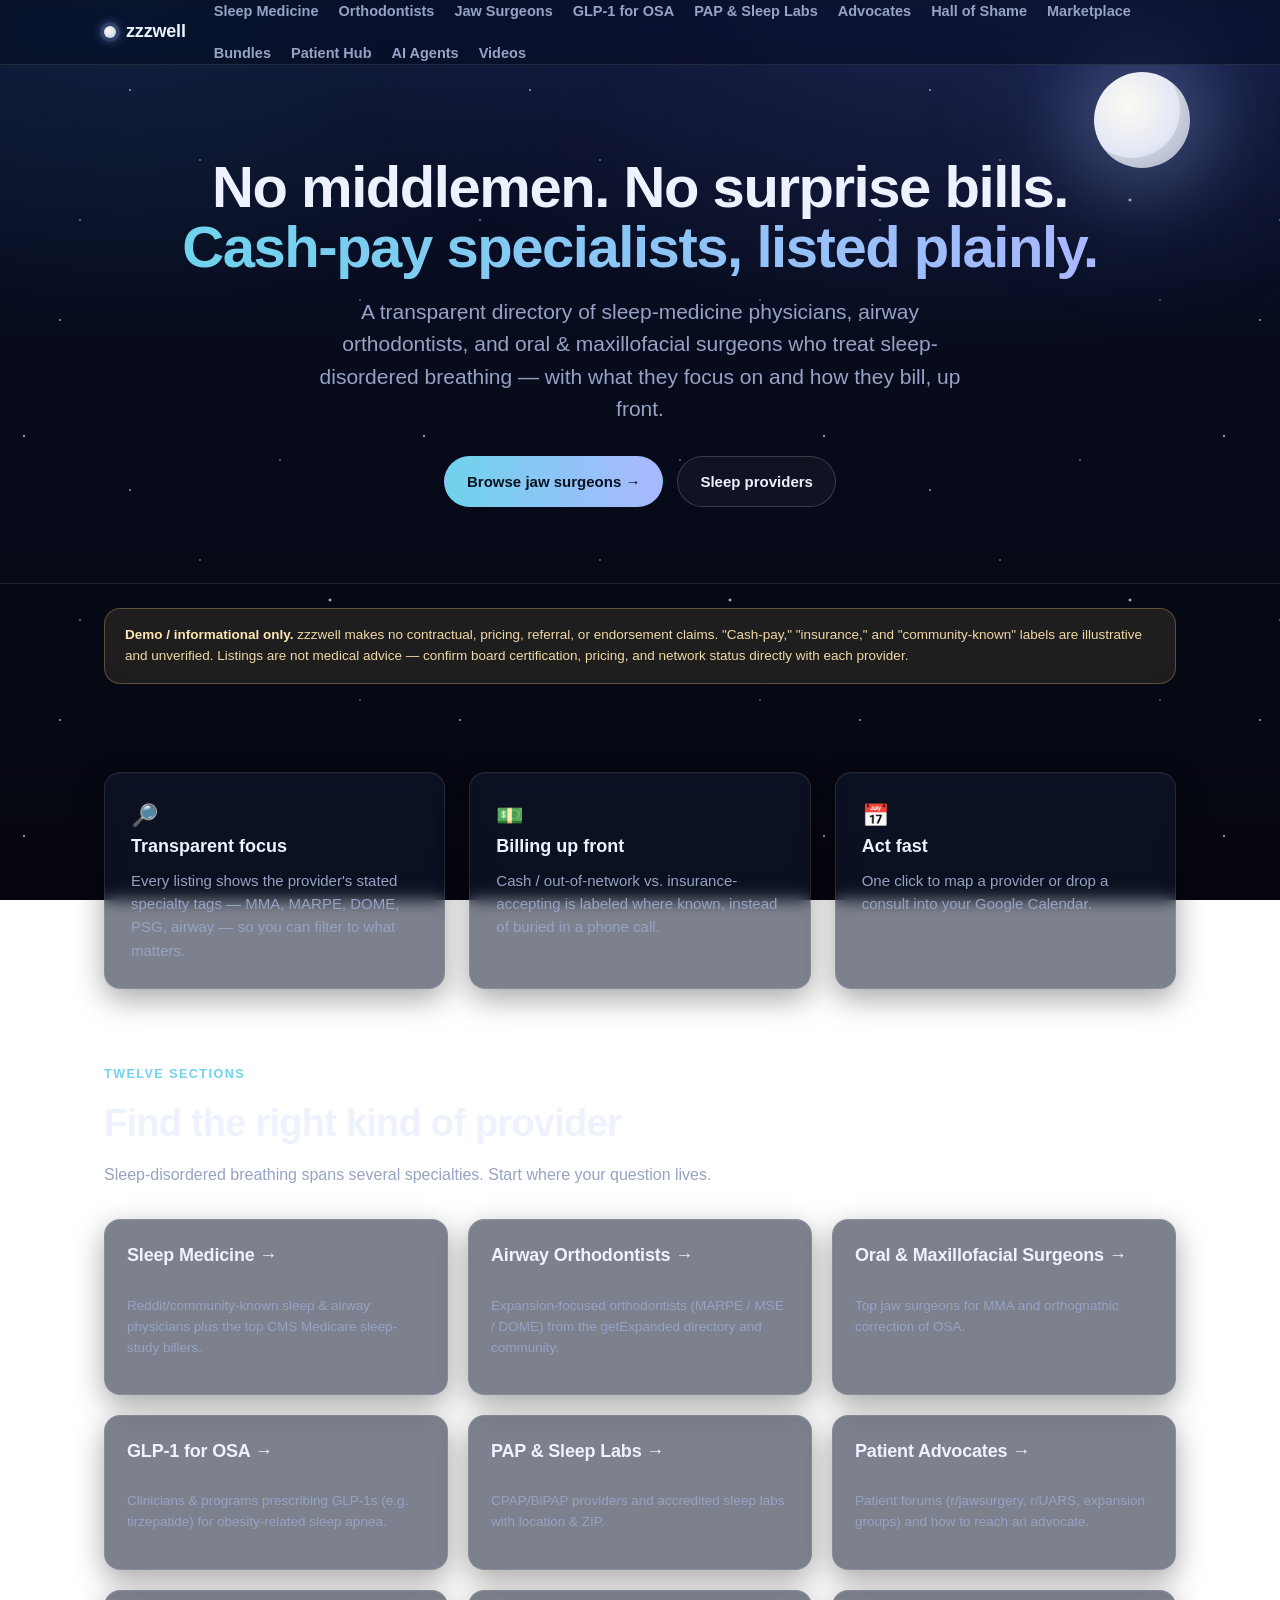
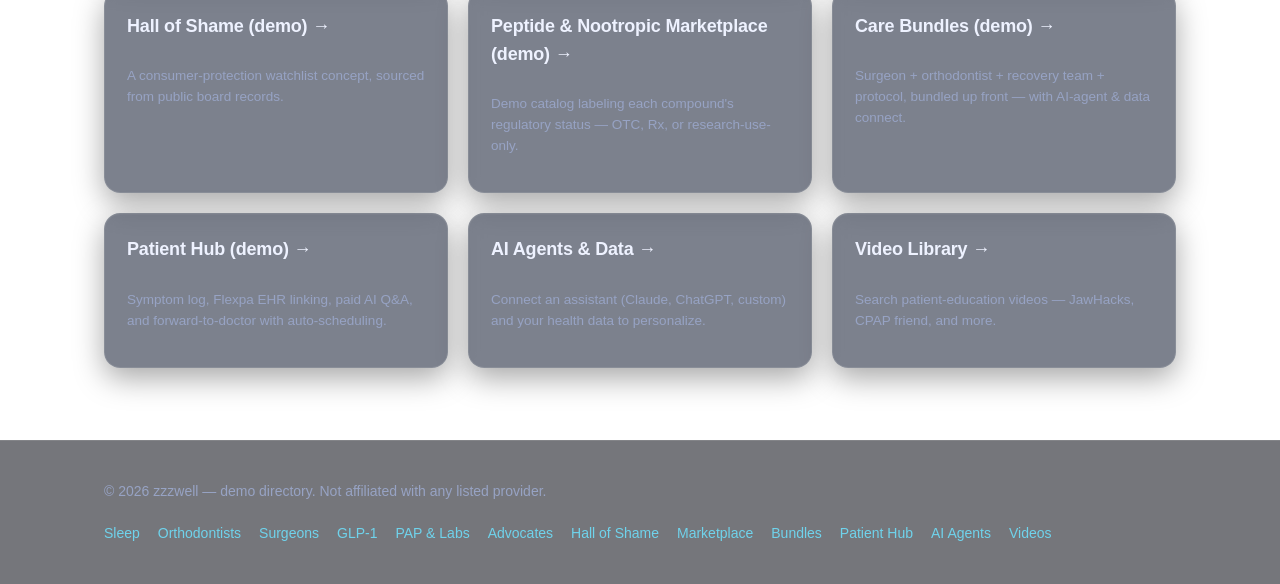
<file: index.html>
<!DOCTYPE html>
<html lang="en">
<head>
<meta charset="UTF-8">
<meta name="viewport" content="width=device-width, initial-scale=1.0">
<title>zzzwell — Cash-Pay Sleep & Jaw Specialist Directory</title>
<link rel="stylesheet" href="assets/styles.css">
</head>
<body>
<header class="nav">
  <div class="wrap nav-inner">
    <a class="brand" href="index.html"><span class="dot"></span> zzzwell</a>
    <nav class="nav-links">
      <a href="sleep.html">Sleep Medicine</a>
      <a href="orthodontists.html">Orthodontists</a>
      <a href="omfs.html">Jaw Surgeons</a>
      <a href="glp1.html">GLP-1 for OSA</a>
      <a href="pap-labs.html">PAP &amp; Sleep Labs</a>
      <a href="advocates.html">Advocates</a>
      <a href="hall-of-shame.html">Hall of Shame</a>
      <a href="marketplace.html">Marketplace</a>
      <a href="bundles.html">Bundles</a>
      <a href="patient.html">Patient Hub</a>
      <a href="agents.html">AI Agents</a>
      <a href="videos.html">Videos</a>
    </nav>
  </div>
</header>

<section class="hero">
  <div class="wrap hero-inner">
    <h1>No middlemen. No surprise bills.<br><span class="accent">Cash-pay specialists, listed plainly.</span></h1>
    <p class="lead">A transparent directory of sleep-medicine physicians, airway orthodontists, and oral &amp; maxillofacial surgeons who treat sleep-disordered breathing — with what they focus on and how they bill, up front.</p>
    <div class="cta-row">
      <a class="btn btn-primary" href="omfs.html">Browse jaw surgeons →</a>
      <a class="btn btn-ghost" href="sleep.html">Sleep providers</a>
    </div>
  </div>
</section>

<main class="wrap">
  <div class="disclaimer" style="margin-top:24px">
    <strong>Demo / informational only.</strong> zzzwell makes no contractual, pricing, referral, or endorsement claims. "Cash-pay," "insurance," and "community-known" labels are illustrative and unverified. Listings are not medical advice — confirm board certification, pricing, and network status directly with each provider.
  </div>

  <section class="props">
    <div class="props-grid">
      <div class="prop"><div class="ic">🔎</div><h3>Transparent focus</h3><p>Every listing shows the provider's stated specialty tags — MMA, MARPE, DOME, PSG, airway — so you can filter to what matters.</p></div>
      <div class="prop"><div class="ic">💵</div><h3>Billing up front</h3><p>Cash / out-of-network vs. insurance-accepting is labeled where known, instead of buried in a phone call.</p></div>
      <div class="prop"><div class="ic">📅</div><h3>Act fast</h3><p>One click to map a provider or drop a consult into your Google Calendar.</p></div>
    </div>
  </section>

  <section class="section-head" style="padding-top:8px">
    <span class="eyebrow">Twelve sections</span>
    <h2>Find the right kind of provider</h2>
    <p>Sleep-disordered breathing spans several specialties. Start where your question lives.</p>
  </section>
  <div class="grid" style="padding-top:24px">
    <a class="card" href="sleep.html"><div class="top"><h3>Sleep Medicine →</h3></div><p class="note">Reddit/community-known sleep &amp; airway physicians plus the top CMS Medicare sleep-study billers.</p></a>
    <a class="card" href="orthodontists.html"><div class="top"><h3>Airway Orthodontists →</h3></div><p class="note">Expansion-focused orthodontists (MARPE / MSE / DOME) from the getExpanded directory and community.</p></a>
    <a class="card" href="omfs.html"><div class="top"><h3>Oral &amp; Maxillofacial Surgeons →</h3></div><p class="note">Top jaw surgeons for MMA and orthognathic correction of OSA.</p></a>
    <a class="card" href="glp1.html"><div class="top"><h3>GLP-1 for OSA →</h3></div><p class="note">Clinicians &amp; programs prescribing GLP-1s (e.g. tirzepatide) for obesity-related sleep apnea.</p></a>
    <a class="card" href="pap-labs.html"><div class="top"><h3>PAP &amp; Sleep Labs →</h3></div><p class="note">CPAP/BiPAP providers and accredited sleep labs with location &amp; ZIP.</p></a>
    <a class="card" href="advocates.html"><div class="top"><h3>Patient Advocates →</h3></div><p class="note">Patient forums (r/jawsurgery, r/UARS, expansion groups) and how to reach an advocate.</p></a>
    <a class="card" href="hall-of-shame.html"><div class="top"><h3>Hall of Shame (demo) →</h3></div><p class="note">A consumer-protection watchlist concept, sourced from public board records.</p></a>
    <a class="card" href="marketplace.html"><div class="top"><h3>Peptide &amp; Nootropic Marketplace (demo) →</h3></div><p class="note">Demo catalog labeling each compound's regulatory status — OTC, Rx, or research-use-only.</p></a>
    <a class="card" href="bundles.html"><div class="top"><h3>Care Bundles (demo) →</h3></div><p class="note">Surgeon + orthodontist + recovery team + protocol, bundled up front — with AI-agent &amp; data connect.</p></a>
    <a class="card" href="patient.html"><div class="top"><h3>Patient Hub (demo) →</h3></div><p class="note">Symptom log, Flexpa EHR linking, paid AI Q&amp;A, and forward-to-doctor with auto-scheduling.</p></a>
    <a class="card" href="agents.html"><div class="top"><h3>AI Agents &amp; Data →</h3></div><p class="note">Connect an assistant (Claude, ChatGPT, custom) and your health data to personalize.</p></a>
    <a class="card" href="videos.html"><div class="top"><h3>Video Library →</h3></div><p class="note">Search patient-education videos — JawHacks, CPAP friend, and more.</p></a>
  </div>
</main>

<footer>
  <div class="wrap foot-inner">
    <div>© <span id="yr"></span> zzzwell — demo directory. Not affiliated with any listed provider.</div>
    <div class="foot-links">
      <a href="sleep.html">Sleep</a><a href="orthodontists.html">Orthodontists</a><a href="omfs.html">Surgeons</a><a href="glp1.html">GLP-1</a><a href="pap-labs.html">PAP &amp; Labs</a><a href="advocates.html">Advocates</a><a href="hall-of-shame.html">Hall of Shame</a><a href="marketplace.html">Marketplace</a><a href="bundles.html">Bundles</a><a href="patient.html">Patient Hub</a><a href="agents.html">AI Agents</a><a href="videos.html">Videos</a>
    </div>
  </div>
</footer>
<script>document.getElementById('yr').textContent=new Date().getFullYear();</script>
</body>
</html>
</file>
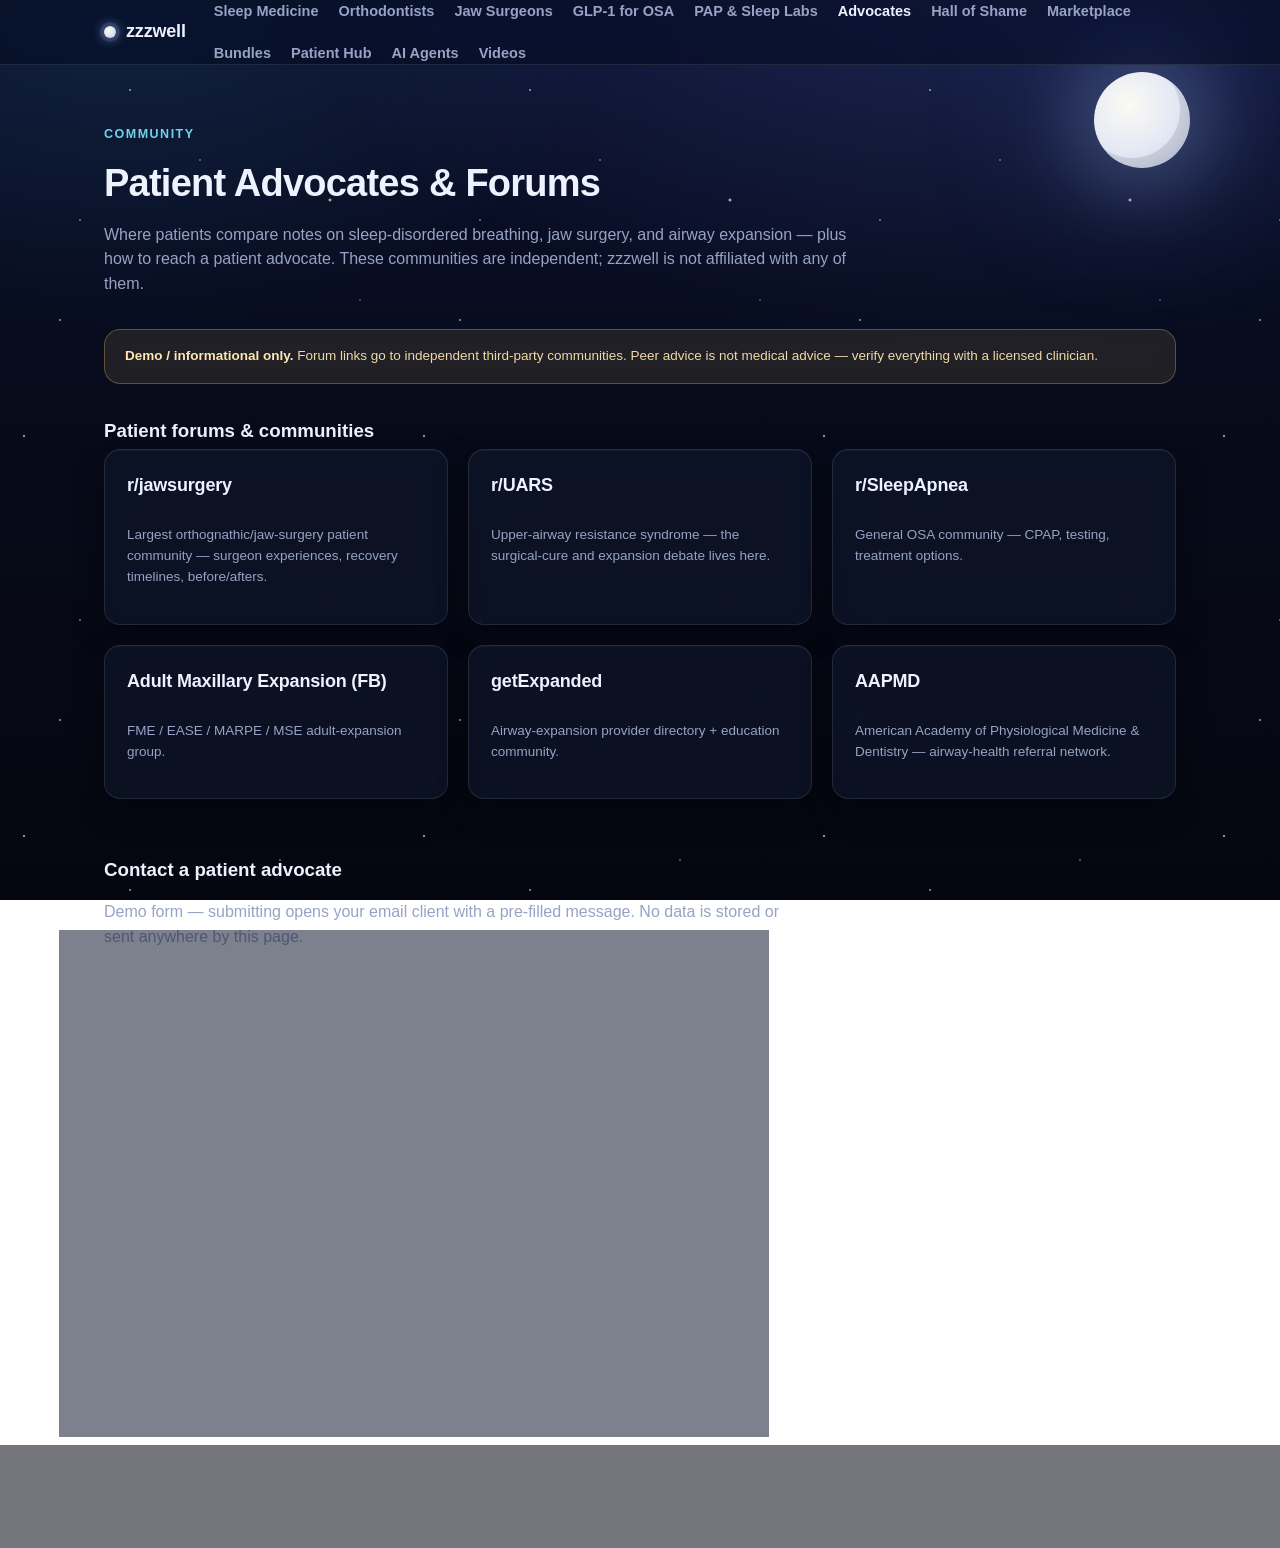
<file: advocates.html>
<!DOCTYPE html>
<html lang="en">
<head>
<meta charset="UTF-8">
<meta name="viewport" content="width=device-width, initial-scale=1.0">
<title>Patient Advocates &amp; Community — zzzwell</title>
<link rel="stylesheet" href="assets/styles.css">
</head>
<body>
<header class="nav">
  <div class="wrap nav-inner">
    <a class="brand" href="index.html"><span class="dot"></span> zzzwell</a>
    <nav class="nav-links">
      <a href="sleep.html">Sleep Medicine</a>
      <a href="orthodontists.html">Orthodontists</a>
      <a href="omfs.html">Jaw Surgeons</a>
      <a href="glp1.html">GLP-1 for OSA</a>
      <a href="pap-labs.html">PAP &amp; Sleep Labs</a>
      <a href="advocates.html" class="active">Advocates</a>
      <a href="hall-of-shame.html">Hall of Shame</a>
      <a href="marketplace.html">Marketplace</a>
      <a href="bundles.html">Bundles</a>
      <a href="patient.html">Patient Hub</a>
      <a href="agents.html">AI Agents</a>
      <a href="videos.html">Videos</a>
    </nav>
  </div>
</header>

<main class="wrap">
  <section class="section-head">
    <span class="eyebrow">Community</span>
    <h2>Patient Advocates &amp; Forums</h2>
    <p>Where patients compare notes on sleep-disordered breathing, jaw surgery, and airway expansion — plus how to reach a patient advocate. These communities are independent; zzzwell is not affiliated with any of them.</p>
  </section>

  <div class="disclaimer">
    <strong>Demo / informational only.</strong> Forum links go to independent third-party communities. Peer advice is not medical advice — verify everything with a licensed clinician.
  </div>

  <h3 style="margin:32px 0 4px">Patient forums &amp; communities</h3>
  <div class="grid" style="padding-bottom:32px">
    <a class="card" href="https://www.reddit.com/r/jawsurgery/" target="_blank" rel="noopener"><div class="top"><h3>r/jawsurgery</h3></div><p class="note">Largest orthognathic/jaw-surgery patient community — surgeon experiences, recovery timelines, before/afters.</p></a>
    <a class="card" href="https://www.reddit.com/r/UARS/" target="_blank" rel="noopener"><div class="top"><h3>r/UARS</h3></div><p class="note">Upper-airway resistance syndrome — the surgical-cure and expansion debate lives here.</p></a>
    <a class="card" href="https://www.reddit.com/r/SleepApnea/" target="_blank" rel="noopener"><div class="top"><h3>r/SleepApnea</h3></div><p class="note">General OSA community — CPAP, testing, treatment options.</p></a>
    <a class="card" href="https://www.facebook.com/groups/adultexpansion/" target="_blank" rel="noopener"><div class="top"><h3>Adult Maxillary Expansion (FB)</h3></div><p class="note">FME / EASE / MARPE / MSE adult-expansion group.</p></a>
    <a class="card" href="https://www.getexpanded.org/" target="_blank" rel="noopener"><div class="top"><h3>getExpanded</h3></div><p class="note">Airway-expansion provider directory + education community.</p></a>
    <a class="card" href="https://aapmd.org/" target="_blank" rel="noopener"><div class="top"><h3>AAPMD</h3></div><p class="note">American Academy of Physiological Medicine &amp; Dentistry — airway-health referral network.</p></a>
  </div>

  <h3 style="margin:24px 0 4px">Contact a patient advocate</h3>
  <p style="color:var(--ink-soft);max-width:680px">Demo form — submitting opens your email client with a pre-filled message. No data is stored or sent anywhere by this page.</p>
  <form id="advForm" class="prop" style="max-width:620px;margin:16px 0 64px;display:grid;gap:14px">
    <label>Your name<br><input name="name" required style="width:100%;padding:11px 14px;border:1px solid var(--line);border-radius:10px;font-size:15px;margin-top:6px"></label>
    <label>Your email<br><input name="email" type="email" required style="width:100%;padding:11px 14px;border:1px solid var(--line);border-radius:10px;font-size:15px;margin-top:6px"></label>
    <label>What do you need help with?<br><textarea name="msg" rows="4" required style="width:100%;padding:11px 14px;border:1px solid var(--line);border-radius:10px;font-size:15px;margin-top:6px;font-family:inherit"></textarea></label>
    <button class="btn btn-primary" type="submit" style="justify-self:start">Send to advocate →</button>
  </form>
</main>

<footer>
  <div class="wrap foot-inner">
    <div>© <span id="yr"></span> zzzwell — demo directory.</div>
    <div class="foot-links"><a href="index.html">Home</a><a href="hall-of-shame.html">Hall of Shame</a></div>
  </div>
</footer>

<script>
document.getElementById('yr').textContent=new Date().getFullYear();
document.getElementById('advForm').addEventListener('submit',function(e){
  e.preventDefault();
  const f=e.target;
  const body=encodeURIComponent(`Name: ${f.name.value}\nEmail: ${f.email.value}\n\n${f.msg.value}`);
  window.location.href=`mailto:advocate@zzzwell.example?subject=${encodeURIComponent('Patient advocate request')}&body=${body}`;
});
</script>
</body>
</html>
</file>
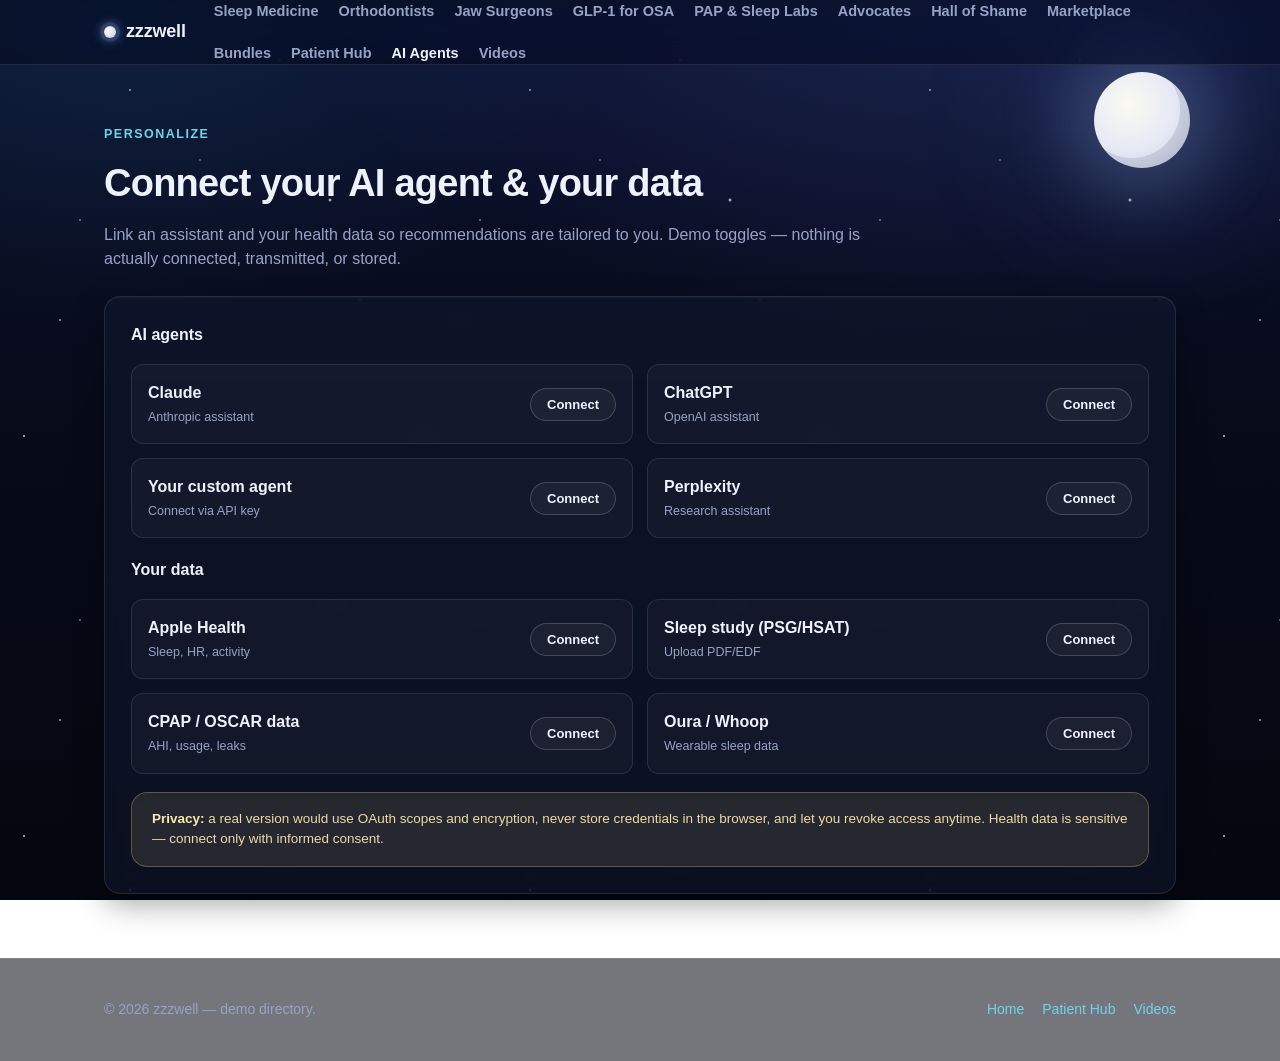
<file: agents.html>
<!DOCTYPE html>
<html lang="en">
<head>
<meta charset="UTF-8">
<meta name="viewport" content="width=device-width, initial-scale=1.0">
<title>AI Agents &amp; Data — zzzwell</title>
<link rel="stylesheet" href="assets/styles.css">
</head>
<body>
<header class="nav">
  <div class="wrap nav-inner">
    <a class="brand" href="index.html"><span class="dot"></span> zzzwell</a>
    <nav class="nav-links">
      <a href="sleep.html">Sleep Medicine</a>
      <a href="orthodontists.html">Orthodontists</a>
      <a href="omfs.html">Jaw Surgeons</a>
      <a href="glp1.html">GLP-1 for OSA</a>
      <a href="pap-labs.html">PAP &amp; Sleep Labs</a>
      <a href="advocates.html">Advocates</a>
      <a href="hall-of-shame.html">Hall of Shame</a>
      <a href="marketplace.html">Marketplace</a>
      <a href="bundles.html">Bundles</a>
      <a href="patient.html">Patient Hub</a>
      <a href="agents.html" class="active">AI Agents</a>
      <a href="videos.html">Videos</a>
    </nav>
  </div>
</header>

<main class="wrap">
  <section class="section-head">
    <span class="eyebrow">Personalize</span>
    <h2>Connect your AI agent &amp; your data</h2>
    <p>Link an assistant and your health data so recommendations are tailored to you. Demo toggles — nothing is actually connected, transmitted, or stored.</p>
  </section>

  <div class="connect">
    <b style="color:var(--ink)">AI agents</b>
    <div class="connect-grid" id="agents"></div>
    <b style="color:var(--ink);display:block;margin-top:20px">Your data</b>
    <div class="connect-grid" id="data"></div>
    <div class="disclaimer" style="margin:18px 0 0">
      <strong>Privacy:</strong> a real version would use OAuth scopes and encryption, never store credentials in the browser, and let you revoke access anytime. Health data is sensitive — connect only with informed consent.
    </div>
  </div>
</main>

<footer>
  <div class="wrap foot-inner">
    <div>© <span id="yr"></span> zzzwell — demo directory.</div>
    <div class="foot-links"><a href="index.html">Home</a><a href="patient.html">Patient Hub</a><a href="videos.html">Videos</a></div>
  </div>
</footer>

<script>
document.getElementById('yr').textContent=new Date().getFullYear();
function connectCards(list){
  return list.map(o=>`
    <div class="connect-card">
      <div class="l"><b>${o.name}</b><span>${o.desc}</span></div>
      <button class="btn btn-ghost" style="padding:8px 16px;font-size:13px" onclick="
        const c=this.closest('.connect-card');const on=c.classList.toggle('on');
        this.textContent=on?'Disconnect':'Connect';
        c.querySelector('.status')?.remove();
        if(on){const s=document.createElement('span');s.className='status';s.textContent='Connected (demo)';c.querySelector('.l').appendChild(s);}
      ">Connect</button>
    </div>`).join('');
}
(async function(){
  let d;
  try { d = await (await fetch('data/agents.json')).json(); }
  catch(e){ document.getElementById('agents').innerHTML='<div class="empty">Serve over http to load.</div>'; return; }
  document.getElementById('agents').innerHTML=connectCards(d.agents);
  document.getElementById('data').innerHTML=connectCards(d.data);
})();
</script>
</body>
</html>
</file>
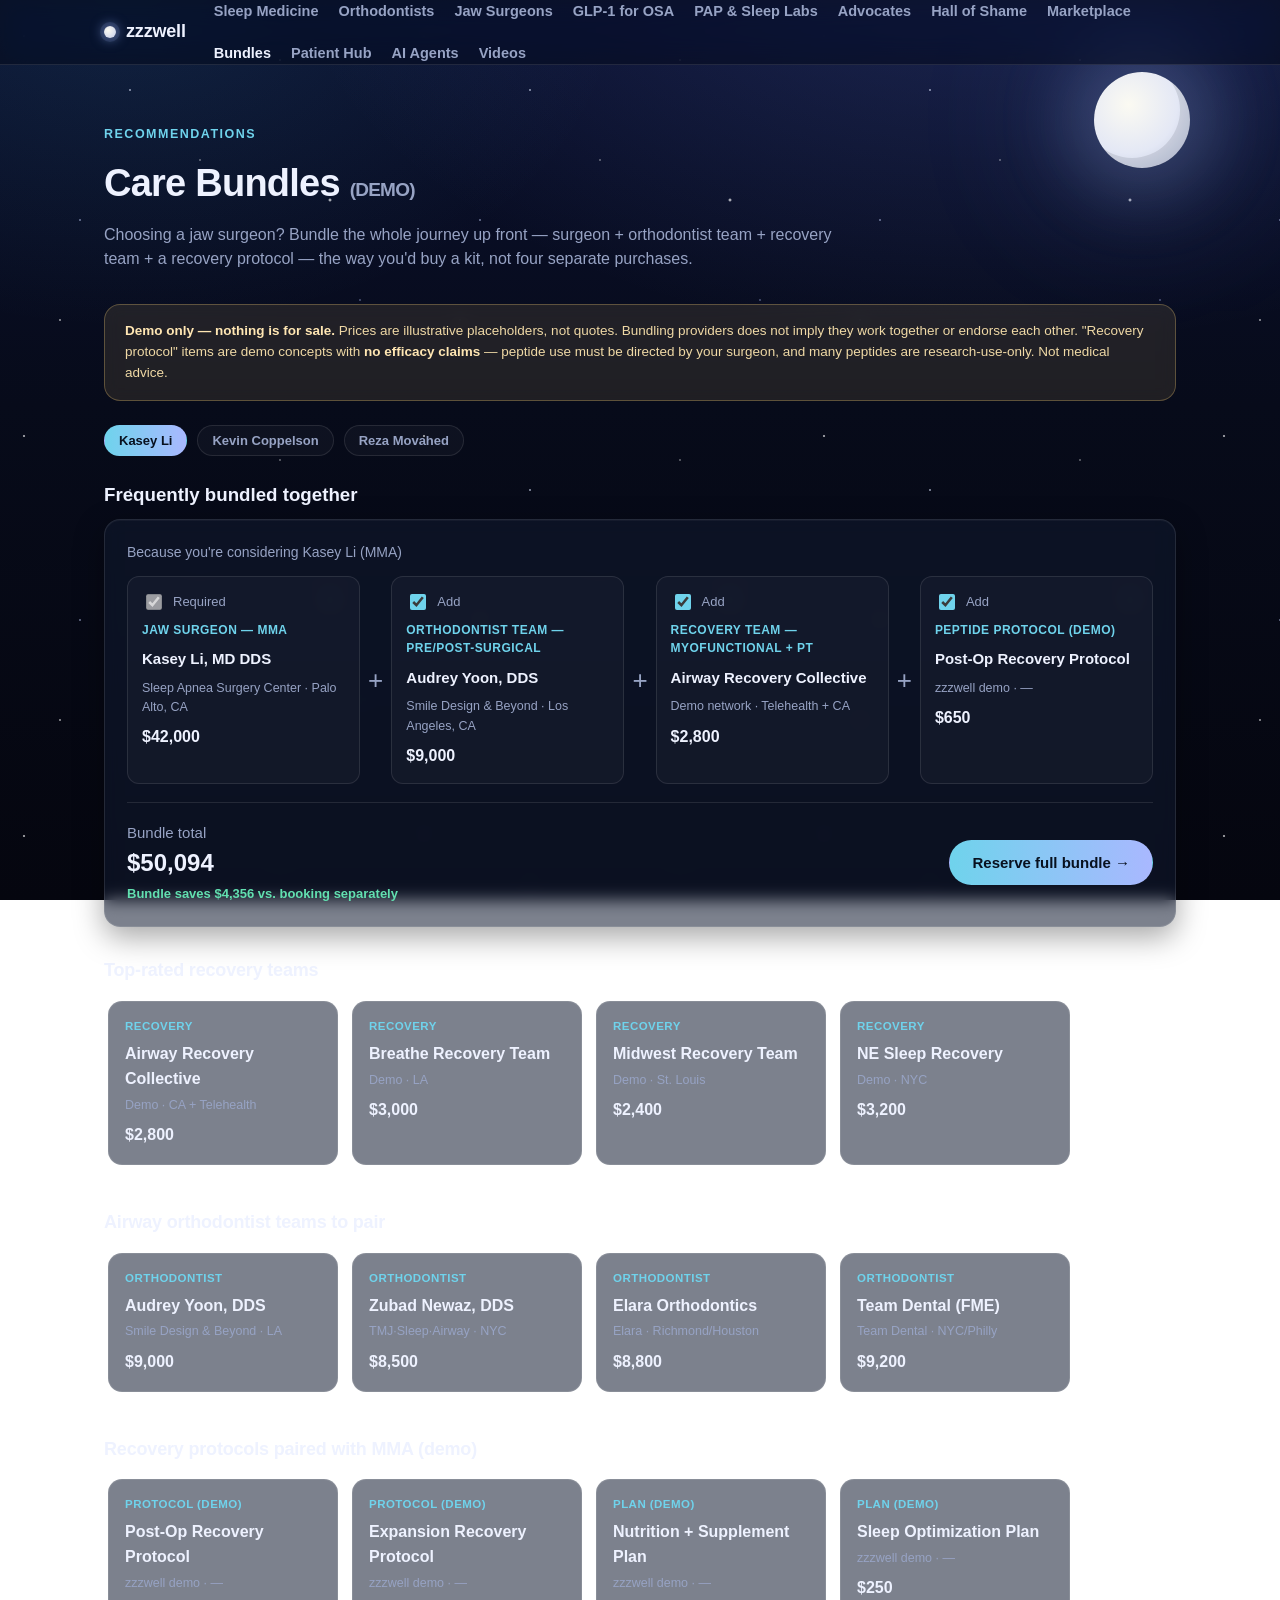
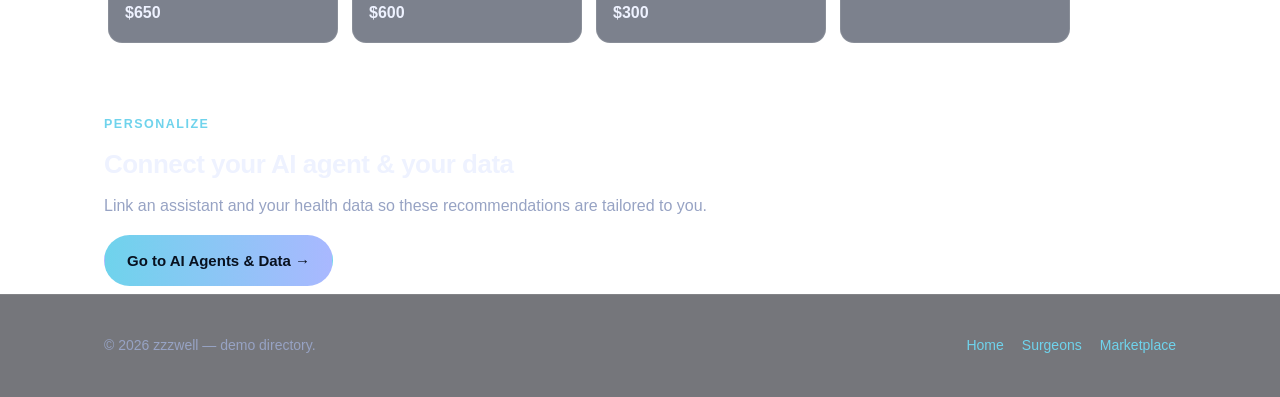
<file: bundles.html>
<!DOCTYPE html>
<html lang="en">
<head>
<meta charset="UTF-8">
<meta name="viewport" content="width=device-width, initial-scale=1.0">
<title>Care Bundles &amp; Recommendations (Demo) — zzzwell</title>
<link rel="stylesheet" href="assets/styles.css">
</head>
<body>
<header class="nav">
  <div class="wrap nav-inner">
    <a class="brand" href="index.html"><span class="dot"></span> zzzwell</a>
    <nav class="nav-links">
      <a href="sleep.html">Sleep Medicine</a>
      <a href="orthodontists.html">Orthodontists</a>
      <a href="omfs.html">Jaw Surgeons</a>
      <a href="glp1.html">GLP-1 for OSA</a>
      <a href="pap-labs.html">PAP &amp; Sleep Labs</a>
      <a href="advocates.html">Advocates</a>
      <a href="hall-of-shame.html">Hall of Shame</a>
      <a href="marketplace.html">Marketplace</a>
      <a href="bundles.html" class="active">Bundles</a>
      <a href="patient.html">Patient Hub</a>
      <a href="agents.html">AI Agents</a>
      <a href="videos.html">Videos</a>
    </nav>
  </div>
</header>

<main class="wrap">
  <section class="section-head">
    <span class="eyebrow">Recommendations</span>
    <h2>Care Bundles <span style="font-size:.5em;color:var(--ink-soft);font-weight:700">(DEMO)</span></h2>
    <p>Choosing a jaw surgeon? Bundle the whole journey up front — surgeon + orthodontist team + recovery team + a recovery protocol — the way you'd buy a kit, not four separate purchases.</p>
  </section>

  <div class="disclaimer">
    <strong>Demo only — nothing is for sale.</strong> Prices are illustrative placeholders, not quotes. Bundling providers does not imply they work together or endorse each other. "Recovery protocol" items are demo concepts with <strong>no efficacy claims</strong> — peptide use must be directed by your surgeon, and many peptides are research-use-only. Not medical advice.
  </div>

  <div class="anchor-pills" id="anchors"></div>

  <h3 style="margin:24px 0 10px;color:var(--ink)">Frequently bundled together</h3>
  <div class="fbt" id="fbt"></div>

  <div id="rails"></div>

  <section class="section-head" style="padding-top:24px">
    <span class="eyebrow">Personalize</span>
    <h2 style="font-size:26px">Connect your AI agent &amp; your data</h2>
    <p>Link an assistant and your health data so these recommendations are tailored to you.</p>
    <div style="margin-top:16px"><a class="btn btn-primary" href="agents.html">Go to AI Agents &amp; Data →</a></div>
  </section>
</main>

<footer>
  <div class="wrap foot-inner">
    <div>© <span id="yr"></span> zzzwell — demo directory.</div>
    <div class="foot-links"><a href="index.html">Home</a><a href="omfs.html">Surgeons</a><a href="marketplace.html">Marketplace</a></div>
  </div>
</footer>

<script>
document.getElementById('yr').textContent=new Date().getFullYear();
const money = n => n>0 ? '$'+n.toLocaleString() : 'Ins / varies';

(async function(){
  let data;
  try { data = await (await fetch('data/bundles.json')).json(); }
  catch(e){ document.getElementById('fbt').innerHTML='<div class="empty">Serve over http to load bundles.</div>'; return; }

  const anchorsEl = document.getElementById('anchors');
  const fbtEl = document.getElementById('fbt');
  let current = 0;

  function shortLabel(a){ return a.components[0].name.split(',')[0]; }

  anchorsEl.innerHTML = data.anchors.map((a,i)=>
    `<button class="chip ${i===0?'active':''}" data-i="${i}">${shortLabel(a)}</button>`).join('');
  anchorsEl.addEventListener('click', e=>{
    const b=e.target.closest('.chip'); if(!b) return;
    anchorsEl.querySelectorAll('.chip').forEach(c=>c.classList.remove('active'));
    b.classList.add('active'); current=+b.dataset.i; renderFBT();
  });

  function renderFBT(){
    const a = data.anchors[current];
    const items = a.components.map((c,idx)=>`
      <div class="fbt-item">
        <label class="pick"><input type="checkbox" data-price="${c.price}" ${idx===0?'checked disabled':'checked'}> ${idx===0?'Required':'Add'}</label>
        <div class="role">${c.role}</div>
        <h4>${c.name}</h4>
        <div class="meta">${c.org} · ${c.city}</div>
        <div class="p">${money(c.price)}</div>
      </div>`).join('<div class="fbt-plus">+</div>');
    fbtEl.innerHTML = `
      <div style="color:var(--ink-soft);font-size:14px;margin-bottom:12px">${a.title}</div>
      <div class="fbt-row">${items}</div>
      <div class="fbt-summary">
        <div class="fbt-total">Bundle total<b id="total">$0</b><span class="fbt-save" id="save"></span></div>
        <button class="btn btn-primary" onclick="alert('Demo only — no booking or payment is processed.')">Reserve full bundle →</button>
      </div>`;
    fbtEl.querySelectorAll('input[type=checkbox]').forEach(cb=>cb.addEventListener('change', recompute));
    recompute();
  }

  function recompute(){
    const checks = [...fbtEl.querySelectorAll('input[type=checkbox]')];
    const list = checks.reduce((s,c)=> s + (c.checked ? +c.dataset.price : 0), 0);
    const bundled = Math.round(list * 0.92); // demo 8% bundle discount
    document.getElementById('total').textContent = money(bundled);
    document.getElementById('save').textContent = list>0 ? `Bundle saves ${money(list-bundled)} vs. booking separately` : '';
  }

  // Netflix-style rails
  document.getElementById('rails').innerHTML = data.carousels.map(r=>`
    <div class="rail">
      <h3>${r.title}</h3>
      <div class="rail-track">
        ${r.items.map(c=>`<div class="rail-card"><div class="role">${c.role}</div><h4>${c.name}</h4><div class="meta">${c.org} · ${c.city}</div><div class="p">${money(c.price)}</div></div>`).join('')}
      </div>
    </div>`).join('');

  renderFBT();
})();
</script>
</body>
</html>
</file>
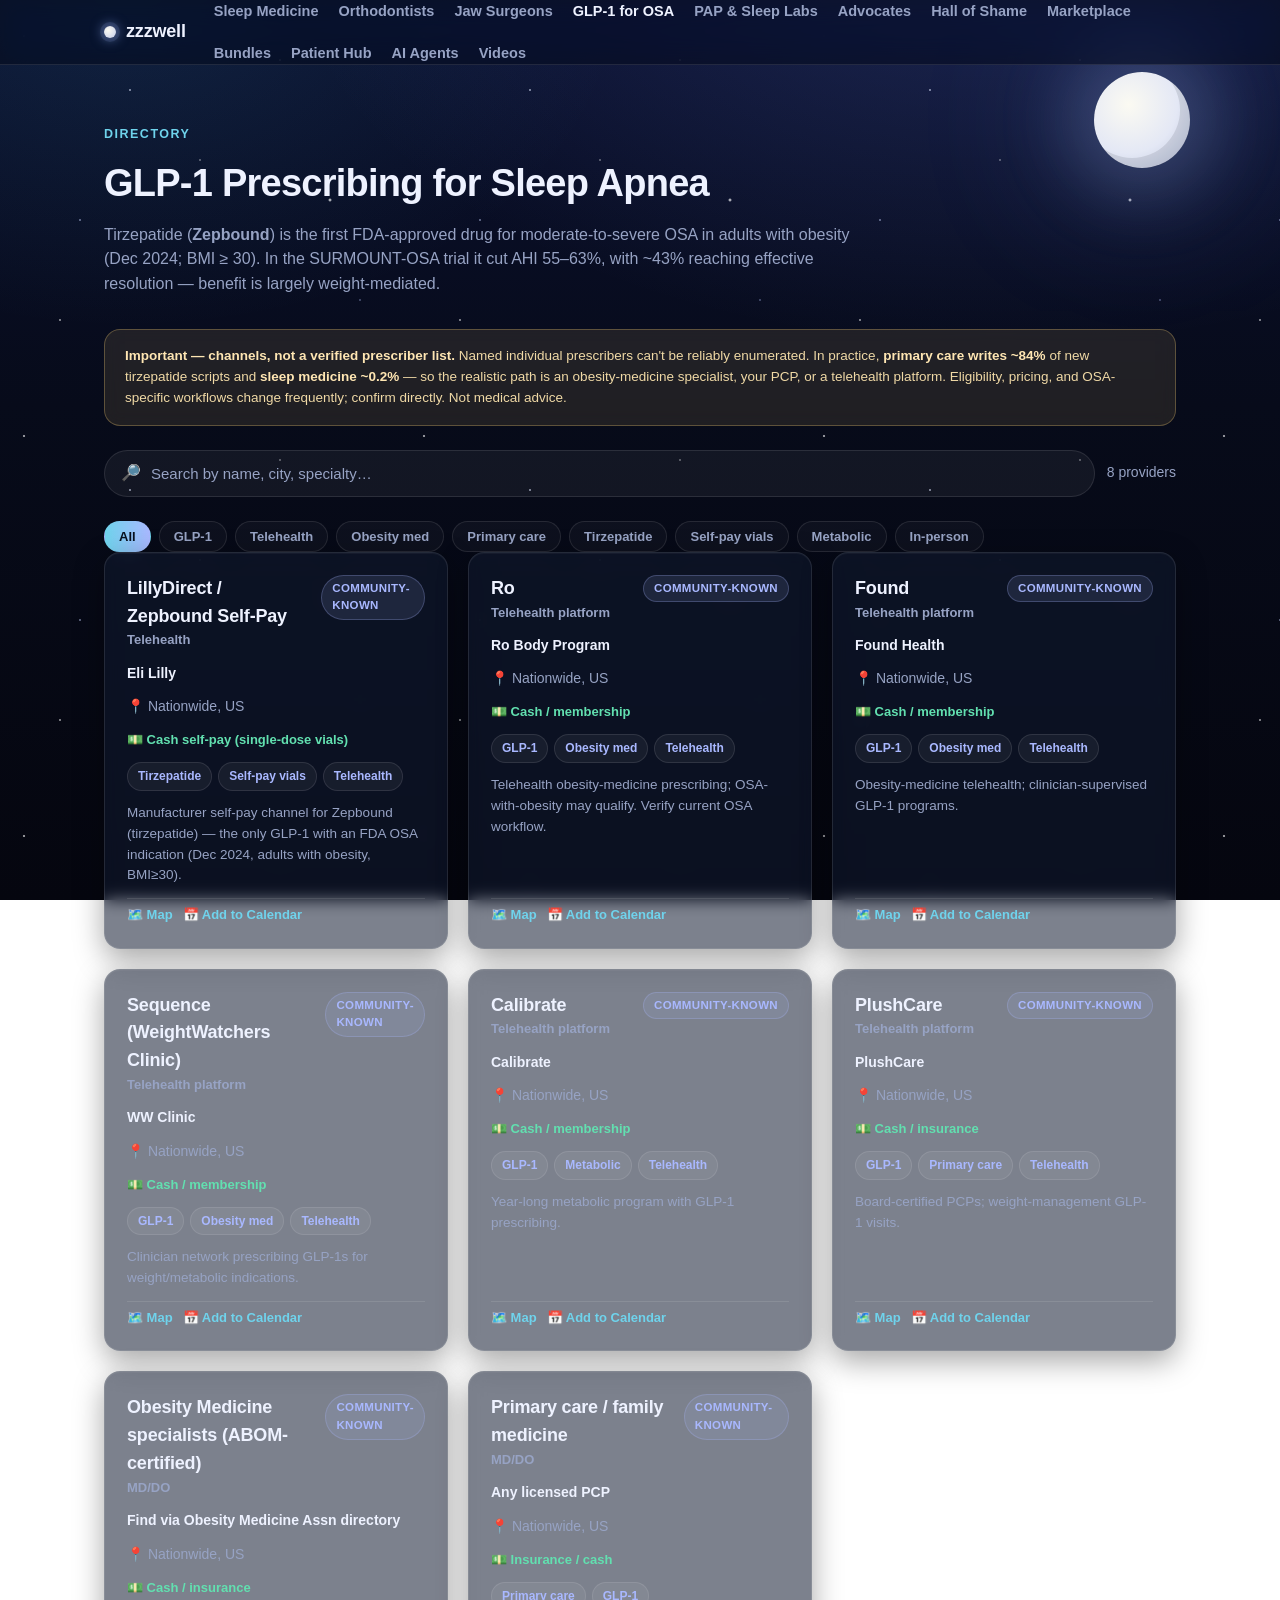
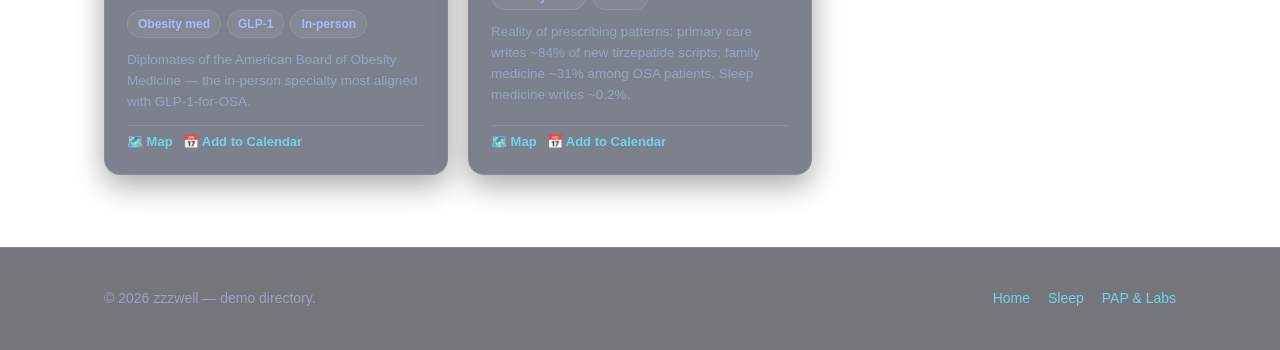
<file: glp1.html>
<!DOCTYPE html>
<html lang="en">
<head>
<meta charset="UTF-8">
<meta name="viewport" content="width=device-width, initial-scale=1.0">
<title>GLP-1 for Sleep Apnea — zzzwell</title>
<link rel="stylesheet" href="assets/styles.css">
</head>
<body>
<header class="nav">
  <div class="wrap nav-inner">
    <a class="brand" href="index.html"><span class="dot"></span> zzzwell</a>
    <nav class="nav-links">
      <a href="sleep.html">Sleep Medicine</a>
      <a href="orthodontists.html">Orthodontists</a>
      <a href="omfs.html">Jaw Surgeons</a>
      <a href="glp1.html" class="active">GLP-1 for OSA</a>
      <a href="pap-labs.html">PAP &amp; Sleep Labs</a>
      <a href="advocates.html">Advocates</a>
      <a href="hall-of-shame.html">Hall of Shame</a>
      <a href="marketplace.html">Marketplace</a>
      <a href="bundles.html">Bundles</a>
      <a href="patient.html">Patient Hub</a>
      <a href="agents.html">AI Agents</a>
      <a href="videos.html">Videos</a>
    </nav>
  </div>
</header>

<main class="wrap">
  <section class="section-head">
    <span class="eyebrow">Directory</span>
    <h2>GLP-1 Prescribing for Sleep Apnea</h2>
    <p>Tirzepatide (<strong>Zepbound</strong>) is the first FDA-approved drug for moderate-to-severe OSA in adults with obesity (Dec 2024; BMI ≥ 30). In the SURMOUNT-OSA trial it cut AHI 55–63%, with ~43% reaching effective resolution — benefit is largely weight-mediated.</p>
  </section>
  <div class="disclaimer">
    <strong>Important — channels, not a verified prescriber list.</strong> Named individual prescribers can't be reliably enumerated. In practice, <strong>primary care writes ~84%</strong> of new tirzepatide scripts and <strong>sleep medicine ~0.2%</strong> — so the realistic path is an obesity-medicine specialist, your PCP, or a telehealth platform. Eligibility, pricing, and OSA-specific workflows change frequently; confirm directly. Not medical advice.
  </div>
  <div id="dir"></div>
</main>

<footer>
  <div class="wrap foot-inner">
    <div>© <span id="yr"></span> zzzwell — demo directory.</div>
    <div class="foot-links"><a href="index.html">Home</a><a href="sleep.html">Sleep</a><a href="pap-labs.html">PAP &amp; Labs</a></div>
  </div>
</footer>

<script src="assets/app.js"></script>
<script>
document.getElementById('yr').textContent=new Date().getFullYear();
renderDirectory({ dataUrl: 'data/glp1.json', mount: '#dir' });
</script>
</body>
</html>
</file>
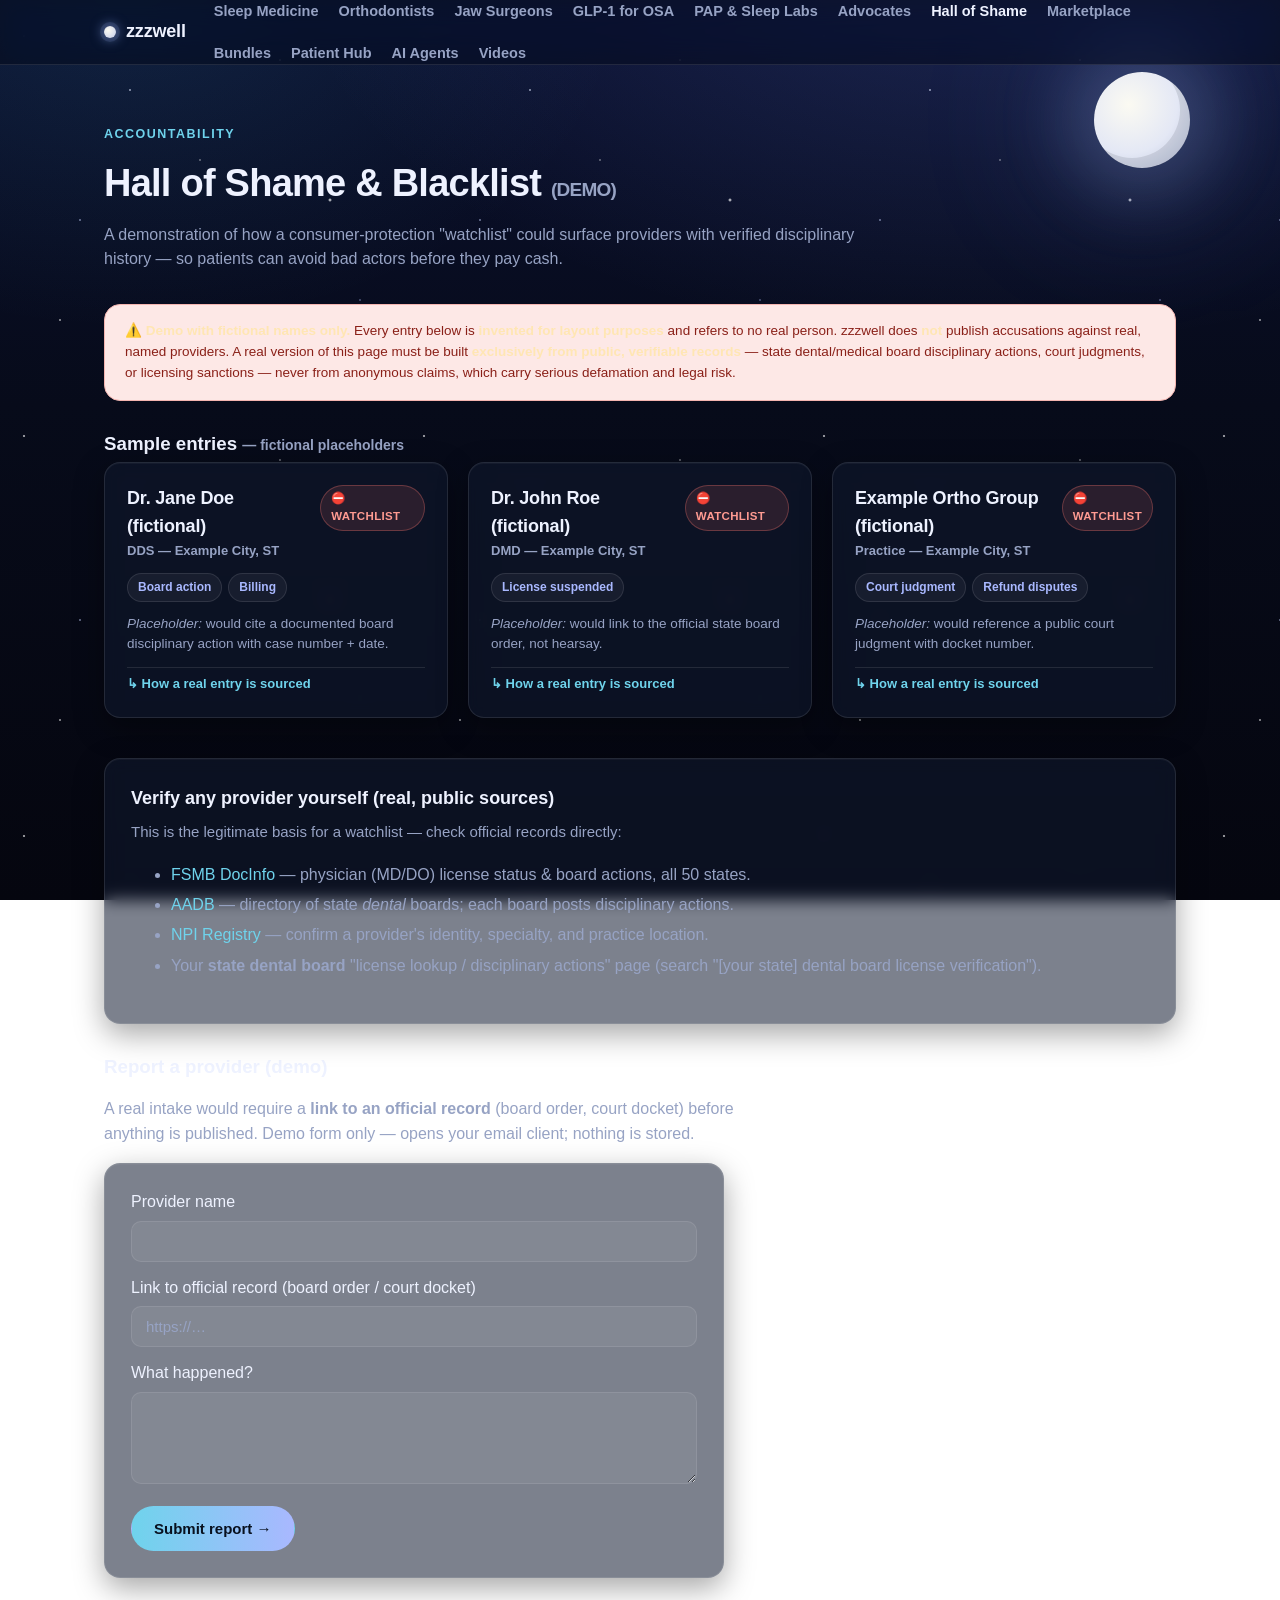
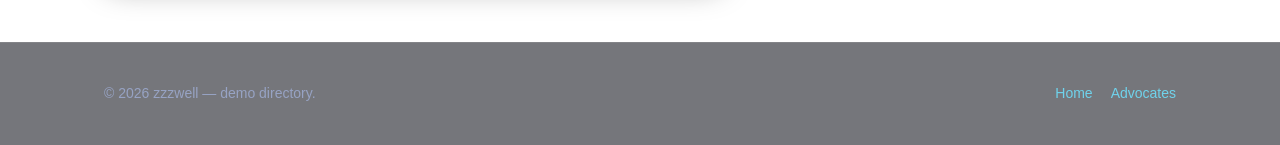
<file: hall-of-shame.html>
<!DOCTYPE html>
<html lang="en">
<head>
<meta charset="UTF-8">
<meta name="viewport" content="width=device-width, initial-scale=1.0">
<title>Hall of Shame (Demo) — zzzwell</title>
<link rel="stylesheet" href="assets/styles.css">
</head>
<body>
<header class="nav">
  <div class="wrap nav-inner">
    <a class="brand" href="index.html"><span class="dot"></span> zzzwell</a>
    <nav class="nav-links">
      <a href="sleep.html">Sleep Medicine</a>
      <a href="orthodontists.html">Orthodontists</a>
      <a href="omfs.html">Jaw Surgeons</a>
      <a href="glp1.html">GLP-1 for OSA</a>
      <a href="pap-labs.html">PAP &amp; Sleep Labs</a>
      <a href="advocates.html">Advocates</a>
      <a href="hall-of-shame.html" class="active">Hall of Shame</a>
      <a href="marketplace.html">Marketplace</a>
      <a href="bundles.html">Bundles</a>
      <a href="patient.html">Patient Hub</a>
      <a href="agents.html">AI Agents</a>
      <a href="videos.html">Videos</a>
    </nav>
  </div>
</header>

<main class="wrap">
  <section class="section-head">
    <span class="eyebrow">Accountability</span>
    <h2>Hall of Shame &amp; Blacklist <span style="font-size:.5em;color:var(--ink-soft);font-weight:700">(DEMO)</span></h2>
    <p>A demonstration of how a consumer-protection "watchlist" could surface providers with verified disciplinary history — so patients can avoid bad actors before they pay cash.</p>
  </section>

  <div class="disclaimer" style="background:#fde8e6;border-color:#f4b5b0;color:#8a2018">
    <strong>⚠️ Demo with fictional names only.</strong> Every entry below is <strong>invented for layout purposes</strong> and refers to no real person. zzzwell does <strong>not</strong> publish accusations against real, named providers. A real version of this page must be built <strong>exclusively from public, verifiable records</strong> — state dental/medical board disciplinary actions, court judgments, or licensing sanctions — never from anonymous claims, which carry serious defamation and legal risk.
  </div>

  <h3 style="margin:28px 0 4px">Sample entries <span style="color:var(--ink-soft);font-weight:600;font-size:14px">— fictional placeholders</span></h3>
  <div class="grid" style="padding-bottom:24px">
    <article class="card">
      <div class="top"><div><h3>Dr. Jane Doe (fictional)</h3><div class="creds">DDS — Example City, ST</div></div><div class="badges"><span class="badge shame">⛔ Watchlist</span></div></div>
      <div class="tags"><span class="tag">Board action</span><span class="tag">Billing</span></div>
      <div class="note"><em>Placeholder:</em> would cite a documented board disciplinary action with case number + date.</div>
      <div class="actions"><a href="#sources">↳ How a real entry is sourced</a></div>
    </article>
    <article class="card">
      <div class="top"><div><h3>Dr. John Roe (fictional)</h3><div class="creds">DMD — Example City, ST</div></div><div class="badges"><span class="badge shame">⛔ Watchlist</span></div></div>
      <div class="tags"><span class="tag">License suspended</span></div>
      <div class="note"><em>Placeholder:</em> would link to the official state board order, not hearsay.</div>
      <div class="actions"><a href="#sources">↳ How a real entry is sourced</a></div>
    </article>
    <article class="card">
      <div class="top"><div><h3>Example Ortho Group (fictional)</h3><div class="creds">Practice — Example City, ST</div></div><div class="badges"><span class="badge shame">⛔ Watchlist</span></div></div>
      <div class="tags"><span class="tag">Court judgment</span><span class="tag">Refund disputes</span></div>
      <div class="note"><em>Placeholder:</em> would reference a public court judgment with docket number.</div>
      <div class="actions"><a href="#sources">↳ How a real entry is sourced</a></div>
    </article>
  </div>

  <section id="sources" class="prop" style="margin:16px 0 28px">
    <h3>Verify any provider yourself (real, public sources)</h3>
    <p style="color:var(--ink-soft)">This is the legitimate basis for a watchlist — check official records directly:</p>
    <ul style="color:var(--ink-soft);line-height:1.9">
      <li><a href="https://www.docinfo.org/" target="_blank" rel="noopener">FSMB DocInfo</a> — physician (MD/DO) license status &amp; board actions, all 50 states.</li>
      <li><a href="https://www.aadb.org/" target="_blank" rel="noopener">AADB</a> — directory of state <em>dental</em> boards; each board posts disciplinary actions.</li>
      <li><a href="https://npiregistry.cms.hhs.gov/" target="_blank" rel="noopener">NPI Registry</a> — confirm a provider's identity, specialty, and practice location.</li>
      <li>Your <strong>state dental board</strong> "license lookup / disciplinary actions" page (search "[your state] dental board license verification").</li>
    </ul>
  </section>

  <h3 style="margin:8px 0 4px">Report a provider (demo)</h3>
  <p style="color:var(--ink-soft);max-width:680px">A real intake would require a <strong>link to an official record</strong> (board order, court docket) before anything is published. Demo form only — opens your email client; nothing is stored.</p>
  <form id="reportForm" class="prop" style="max-width:620px;margin:16px 0 64px;display:grid;gap:14px">
    <label>Provider name<br><input name="prov" required style="width:100%;padding:11px 14px;border:1px solid var(--line);border-radius:10px;font-size:15px;margin-top:6px"></label>
    <label>Link to official record (board order / court docket)<br><input name="record" type="url" placeholder="https://…" required style="width:100%;padding:11px 14px;border:1px solid var(--line);border-radius:10px;font-size:15px;margin-top:6px"></label>
    <label>What happened?<br><textarea name="msg" rows="4" required style="width:100%;padding:11px 14px;border:1px solid var(--line);border-radius:10px;font-size:15px;margin-top:6px;font-family:inherit"></textarea></label>
    <button class="btn btn-primary" type="submit" style="justify-self:start">Submit report →</button>
  </form>
</main>

<footer>
  <div class="wrap foot-inner">
    <div>© <span id="yr"></span> zzzwell — demo directory.</div>
    <div class="foot-links"><a href="index.html">Home</a><a href="advocates.html">Advocates</a></div>
  </div>
</footer>

<script>
document.getElementById('yr').textContent=new Date().getFullYear();
document.getElementById('reportForm').addEventListener('submit',function(e){
  e.preventDefault();
  const f=e.target;
  if(!f.record.value){alert('A link to an official public record is required.');return;}
  const body=encodeURIComponent(`Provider: ${f.prov.value}\nOfficial record: ${f.record.value}\n\n${f.msg.value}`);
  window.location.href=`mailto:reports@zzzwell.example?subject=${encodeURIComponent('Provider report (with record)')}&body=${body}`;
});
</script>
</body>
</html>
</file>
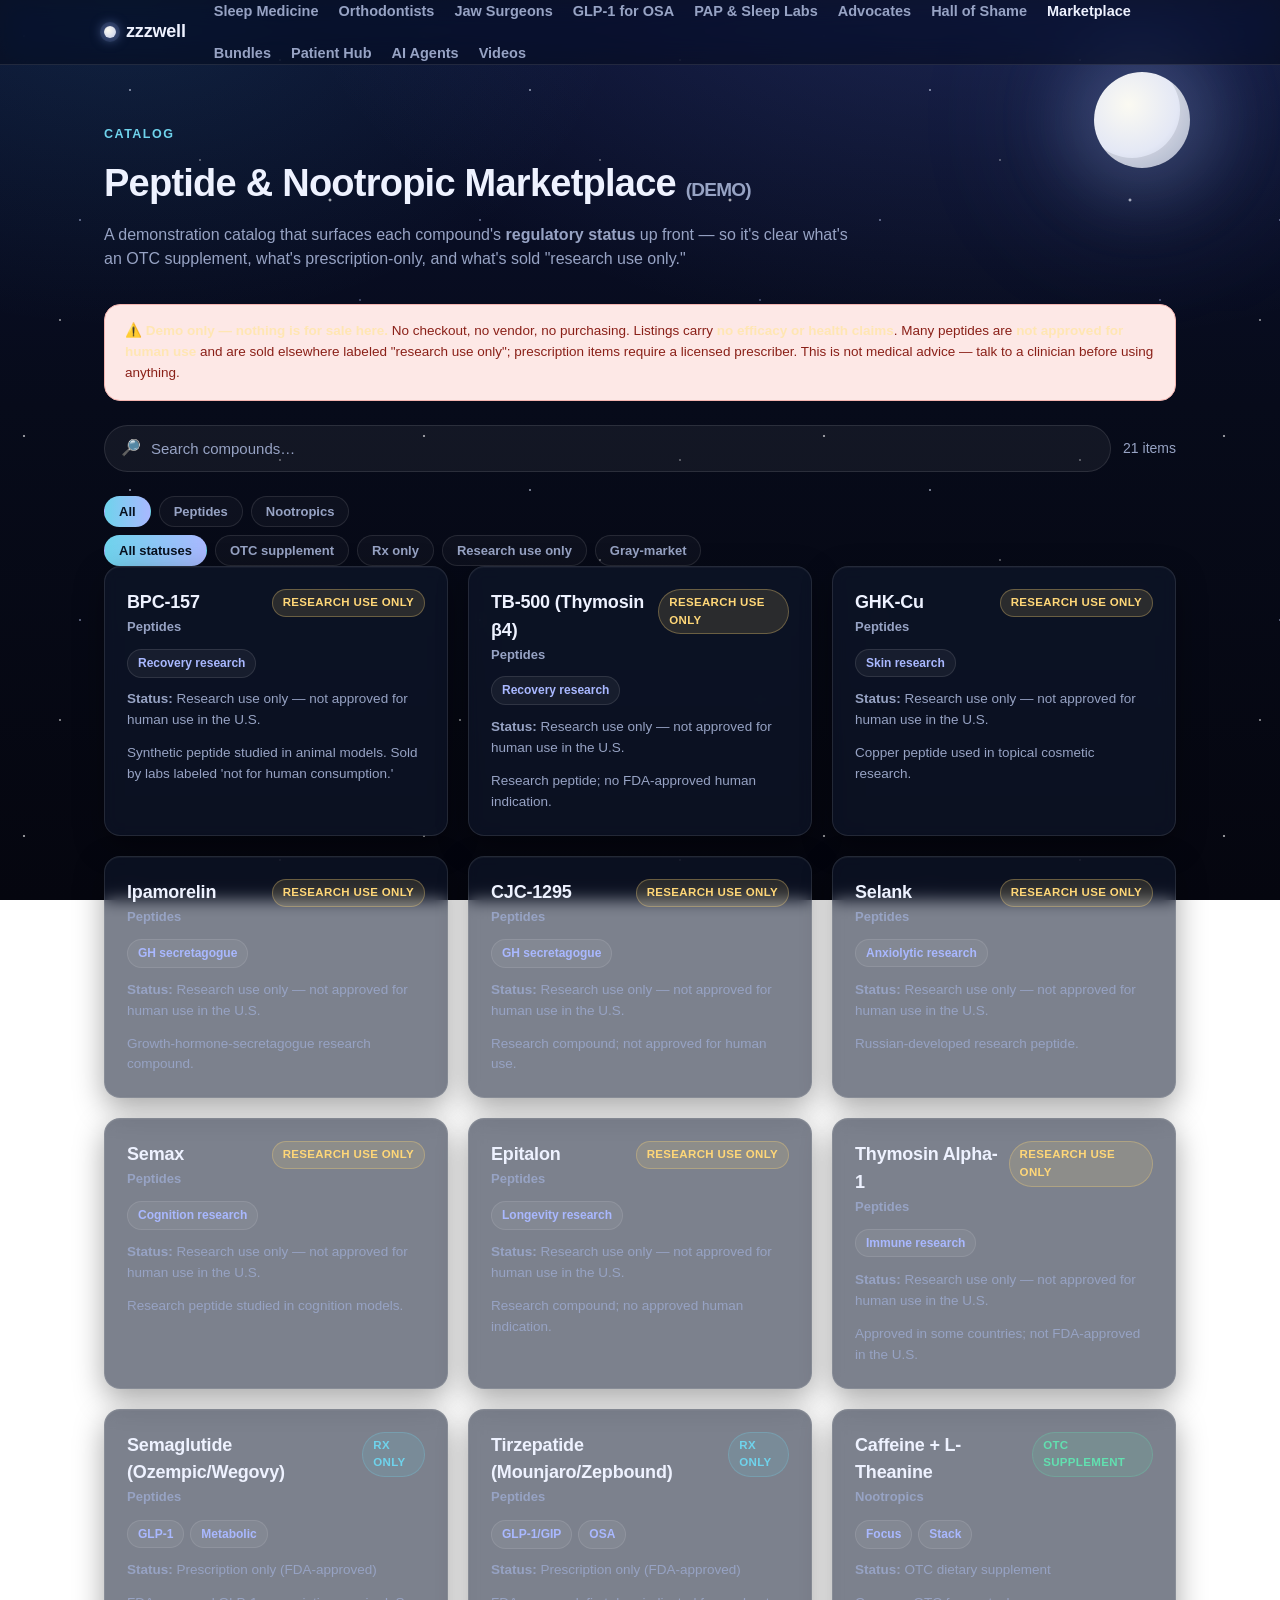
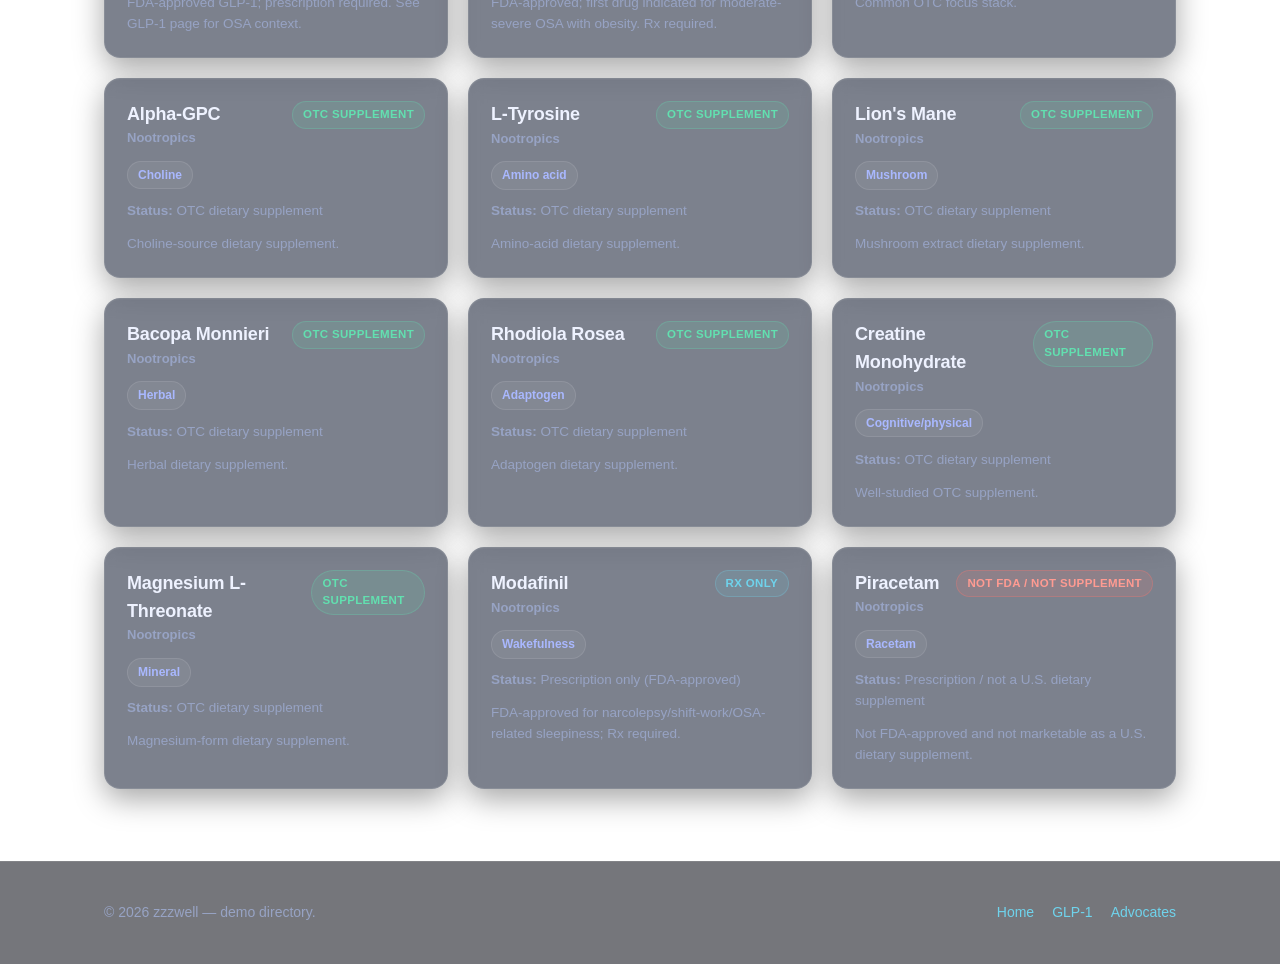
<file: marketplace.html>
<!DOCTYPE html>
<html lang="en">
<head>
<meta charset="UTF-8">
<meta name="viewport" content="width=device-width, initial-scale=1.0">
<title>Peptide &amp; Nootropic Marketplace (Demo) — zzzwell</title>
<link rel="stylesheet" href="assets/styles.css">
</head>
<body>
<header class="nav">
  <div class="wrap nav-inner">
    <a class="brand" href="index.html"><span class="dot"></span> zzzwell</a>
    <nav class="nav-links">
      <a href="sleep.html">Sleep Medicine</a>
      <a href="orthodontists.html">Orthodontists</a>
      <a href="omfs.html">Jaw Surgeons</a>
      <a href="glp1.html">GLP-1 for OSA</a>
      <a href="pap-labs.html">PAP &amp; Sleep Labs</a>
      <a href="advocates.html">Advocates</a>
      <a href="hall-of-shame.html">Hall of Shame</a>
      <a href="marketplace.html" class="active">Marketplace</a>
      <a href="bundles.html">Bundles</a>
      <a href="patient.html">Patient Hub</a>
      <a href="agents.html">AI Agents</a>
      <a href="videos.html">Videos</a>
    </nav>
  </div>
</header>

<main class="wrap">
  <section class="section-head">
    <span class="eyebrow">Catalog</span>
    <h2>Peptide &amp; Nootropic Marketplace <span style="font-size:.5em;color:var(--ink-soft);font-weight:700">(DEMO)</span></h2>
    <p>A demonstration catalog that surfaces each compound's <strong>regulatory status</strong> up front — so it's clear what's an OTC supplement, what's prescription-only, and what's sold "research use only."</p>
  </section>

  <div class="disclaimer" style="background:#fde8e6;border-color:#f4b5b0;color:#8a2018">
    <strong>⚠️ Demo only — nothing is for sale here.</strong> No checkout, no vendor, no purchasing. Listings carry <strong>no efficacy or health claims</strong>. Many peptides are <strong>not approved for human use</strong> and are sold elsewhere labeled "research use only"; prescription items require a licensed prescriber. This is not medical advice — talk to a clinician before using anything.
  </div>

  <div id="market"></div>
</main>

<footer>
  <div class="wrap foot-inner">
    <div>© <span id="yr"></span> zzzwell — demo directory.</div>
    <div class="foot-links"><a href="index.html">Home</a><a href="glp1.html">GLP-1</a><a href="advocates.html">Advocates</a></div>
  </div>
</footer>

<script>
document.getElementById('yr').textContent=new Date().getFullYear();
(async function(){
  const el=document.getElementById('market');
  let items;
  try { items=await (await fetch('data/marketplace.json')).json(); }
  catch(e){ el.innerHTML='<div class="empty">Could not load catalog. Serve over http (python3 -m http.server).</div>'; return; }

  const statusLabel={rx:'Rx only',otc:'OTC supplement',research:'Research use only',gray:'Not FDA / not supplement'};
  function card(p){
    const tags=(p.tags||[]).map(t=>`<span class="tag">${t}</span>`).join('');
    return `<article class="card" data-search="${(p.name+' '+(p.tags||[]).join(' ')+' '+p.category).toLowerCase()}" data-cat="${p.category.toLowerCase()}" data-status="${p.status_class}">
      <div class="top"><div><h3>${p.name}</h3><div class="creds">${p.category}</div></div>
      <div class="badges"><span class="badge ${p.status_class}">${statusLabel[p.status_class]}</span></div></div>
      ${tags?`<div class="tags">${tags}</div>`:''}
      <div class="note"><strong>Status:</strong> ${p.status}</div>
      <div class="note">${p.note}</div>
    </article>`;
  }

  const cats=['All','Peptides','Nootropics'];
  const statuses=[['','All statuses'],['otc','OTC supplement'],['rx','Rx only'],['research','Research use only'],['gray','Gray-market']];
  el.innerHTML=`
    <div class="toolbar">
      <label class="search">🔎 <input id="q" placeholder="Search compounds…"></label>
      <span class="count" id="count"></span>
    </div>
    <div class="filters" id="cats">${cats.map((c,i)=>`<button class="chip ${i===0?'active':''}" data-cat="${c==='All'?'':c.toLowerCase()}">${c}</button>`).join('')}</div>
    <div class="filters" id="stat" style="margin-top:8px">${statuses.map((s,i)=>`<button class="chip ${i===0?'active':''}" data-status="${s[0]}">${s[1]}</button>`).join('')}</div>
    <div class="grid" id="grid">${items.map(card).join('')}</div>`;

  const grid=el.querySelector('#grid'), q=el.querySelector('#q'), count=el.querySelector('#count');
  let cat='', stat='';
  function apply(){
    const term=q.value.trim().toLowerCase(); let shown=0;
    grid.querySelectorAll('.card').forEach(c=>{
      const ok=(!term||c.dataset.search.includes(term))&&(!cat||c.dataset.cat===cat)&&(!stat||c.dataset.status===stat);
      c.style.display=ok?'':'none'; if(ok)shown++;
    });
    count.textContent=`${shown} item${shown===1?'':'s'}`;
  }
  q.addEventListener('input',apply);
  el.querySelector('#cats').addEventListener('click',e=>{const b=e.target.closest('.chip');if(!b)return;el.querySelectorAll('#cats .chip').forEach(x=>x.classList.remove('active'));b.classList.add('active');cat=b.dataset.cat;apply();});
  el.querySelector('#stat').addEventListener('click',e=>{const b=e.target.closest('.chip');if(!b)return;el.querySelectorAll('#stat .chip').forEach(x=>x.classList.remove('active'));b.classList.add('active');stat=b.dataset.status;apply();});
  apply();
})();
</script>
</body>
</html>
</file>
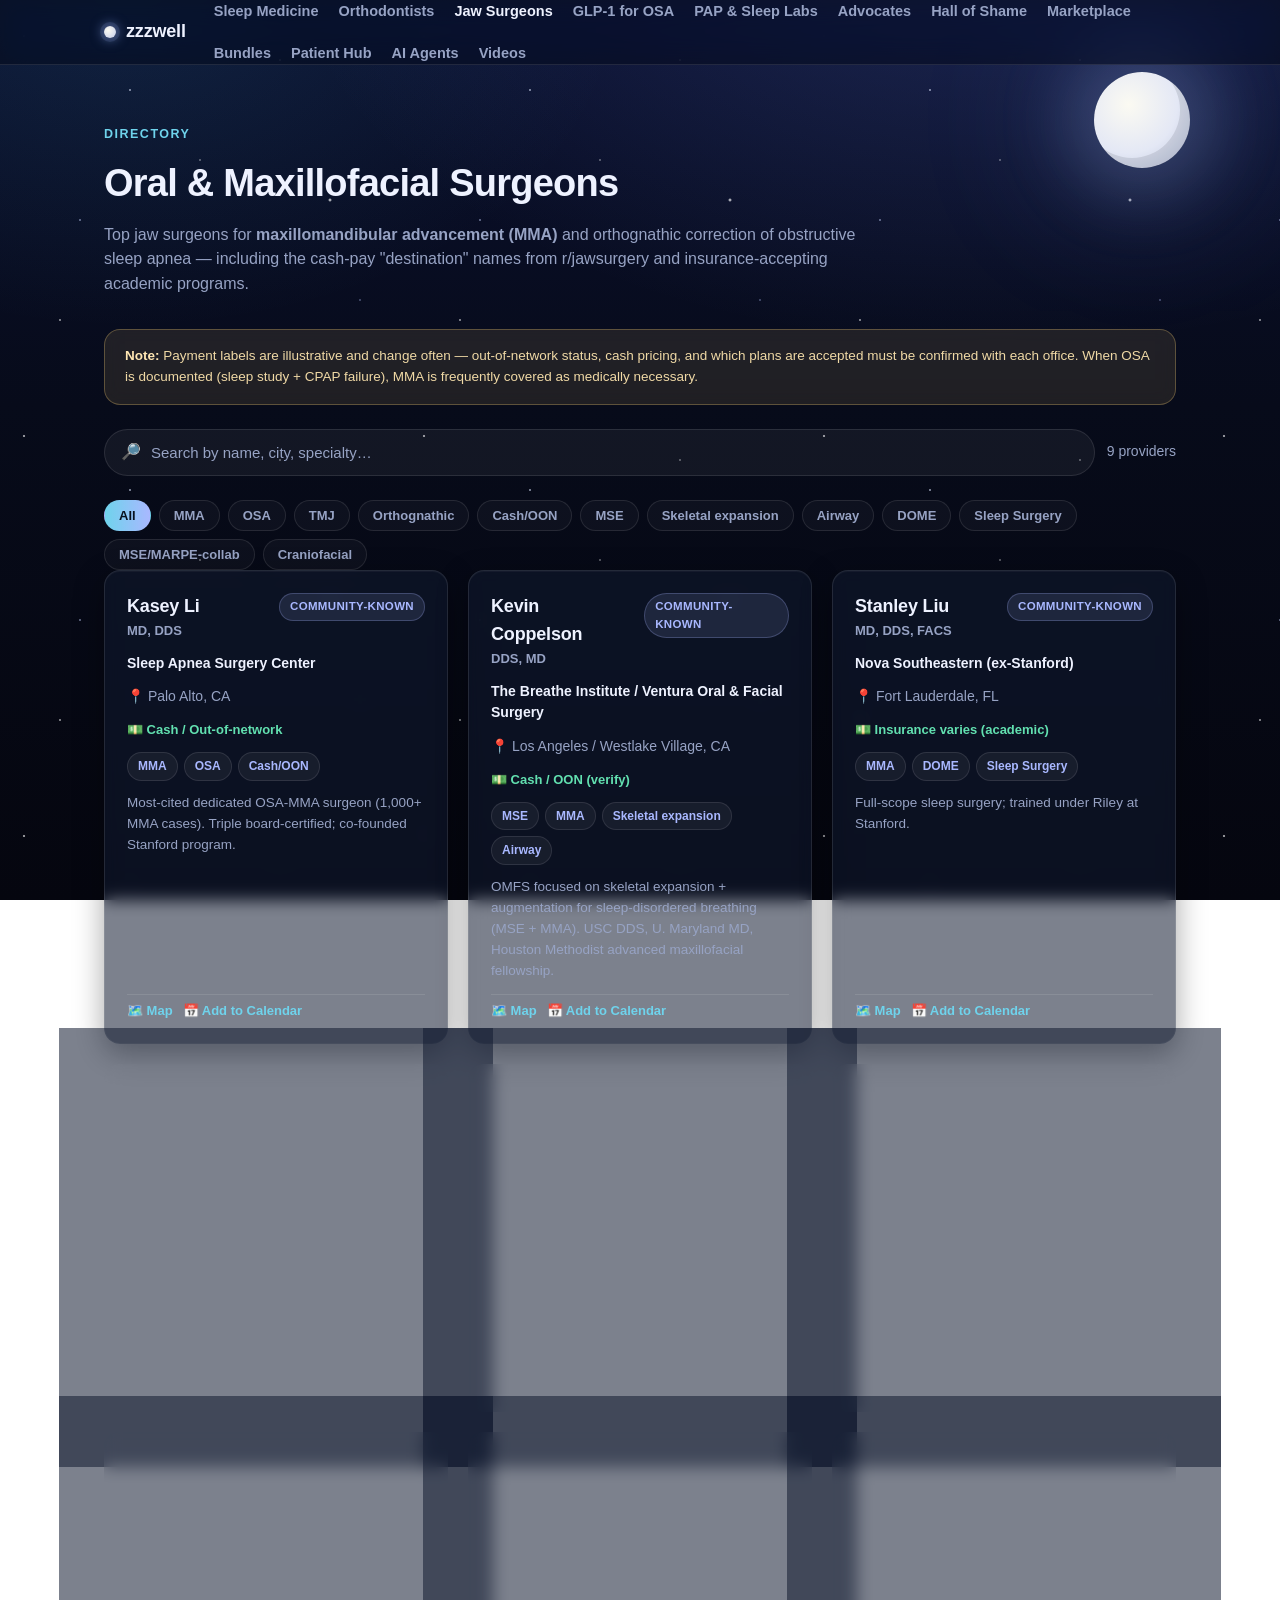
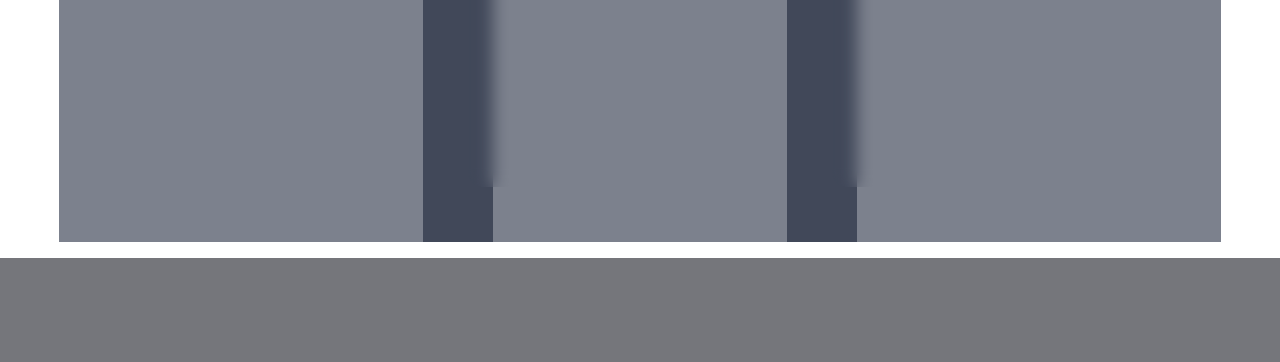
<file: omfs.html>
<!DOCTYPE html>
<html lang="en">
<head>
<meta charset="UTF-8">
<meta name="viewport" content="width=device-width, initial-scale=1.0">
<title>Oral &amp; Maxillofacial Surgeons — zzzwell</title>
<link rel="stylesheet" href="assets/styles.css">
</head>
<body>
<header class="nav">
  <div class="wrap nav-inner">
    <a class="brand" href="index.html"><span class="dot"></span> zzzwell</a>
    <nav class="nav-links">
      <a href="sleep.html">Sleep Medicine</a>
      <a href="orthodontists.html">Orthodontists</a>
      <a href="omfs.html" class="active">Jaw Surgeons</a>
      <a href="glp1.html">GLP-1 for OSA</a>
      <a href="pap-labs.html">PAP &amp; Sleep Labs</a>
      <a href="advocates.html">Advocates</a>
      <a href="hall-of-shame.html">Hall of Shame</a>
      <a href="marketplace.html">Marketplace</a>
      <a href="bundles.html">Bundles</a>
      <a href="patient.html">Patient Hub</a>
      <a href="agents.html">AI Agents</a>
      <a href="videos.html">Videos</a>
    </nav>
  </div>
</header>

<main class="wrap">
  <section class="section-head">
    <span class="eyebrow">Directory</span>
    <h2>Oral &amp; Maxillofacial Surgeons</h2>
    <p>Top jaw surgeons for <strong>maxillomandibular advancement (MMA)</strong> and orthognathic correction of obstructive sleep apnea — including the cash-pay "destination" names from r/jawsurgery and insurance-accepting academic programs.</p>
  </section>
  <div class="disclaimer">
    <strong>Note:</strong> Payment labels are illustrative and change often — out-of-network status, cash pricing, and which plans are accepted must be confirmed with each office. When OSA is documented (sleep study + CPAP failure), MMA is frequently covered as medically necessary.
  </div>
  <div id="dir"></div>
</main>

<footer>
  <div class="wrap foot-inner">
    <div>© <span id="yr"></span> zzzwell — demo directory.</div>
    <div class="foot-links"><a href="index.html">Home</a><a href="sleep.html">Sleep</a><a href="orthodontists.html">Orthodontists</a></div>
  </div>
</footer>

<script src="assets/app.js"></script>
<script>
document.getElementById('yr').textContent=new Date().getFullYear();
renderDirectory({ dataUrl: 'data/omfs.json', mount: '#dir' });
</script>
</body>
</html>
</file>
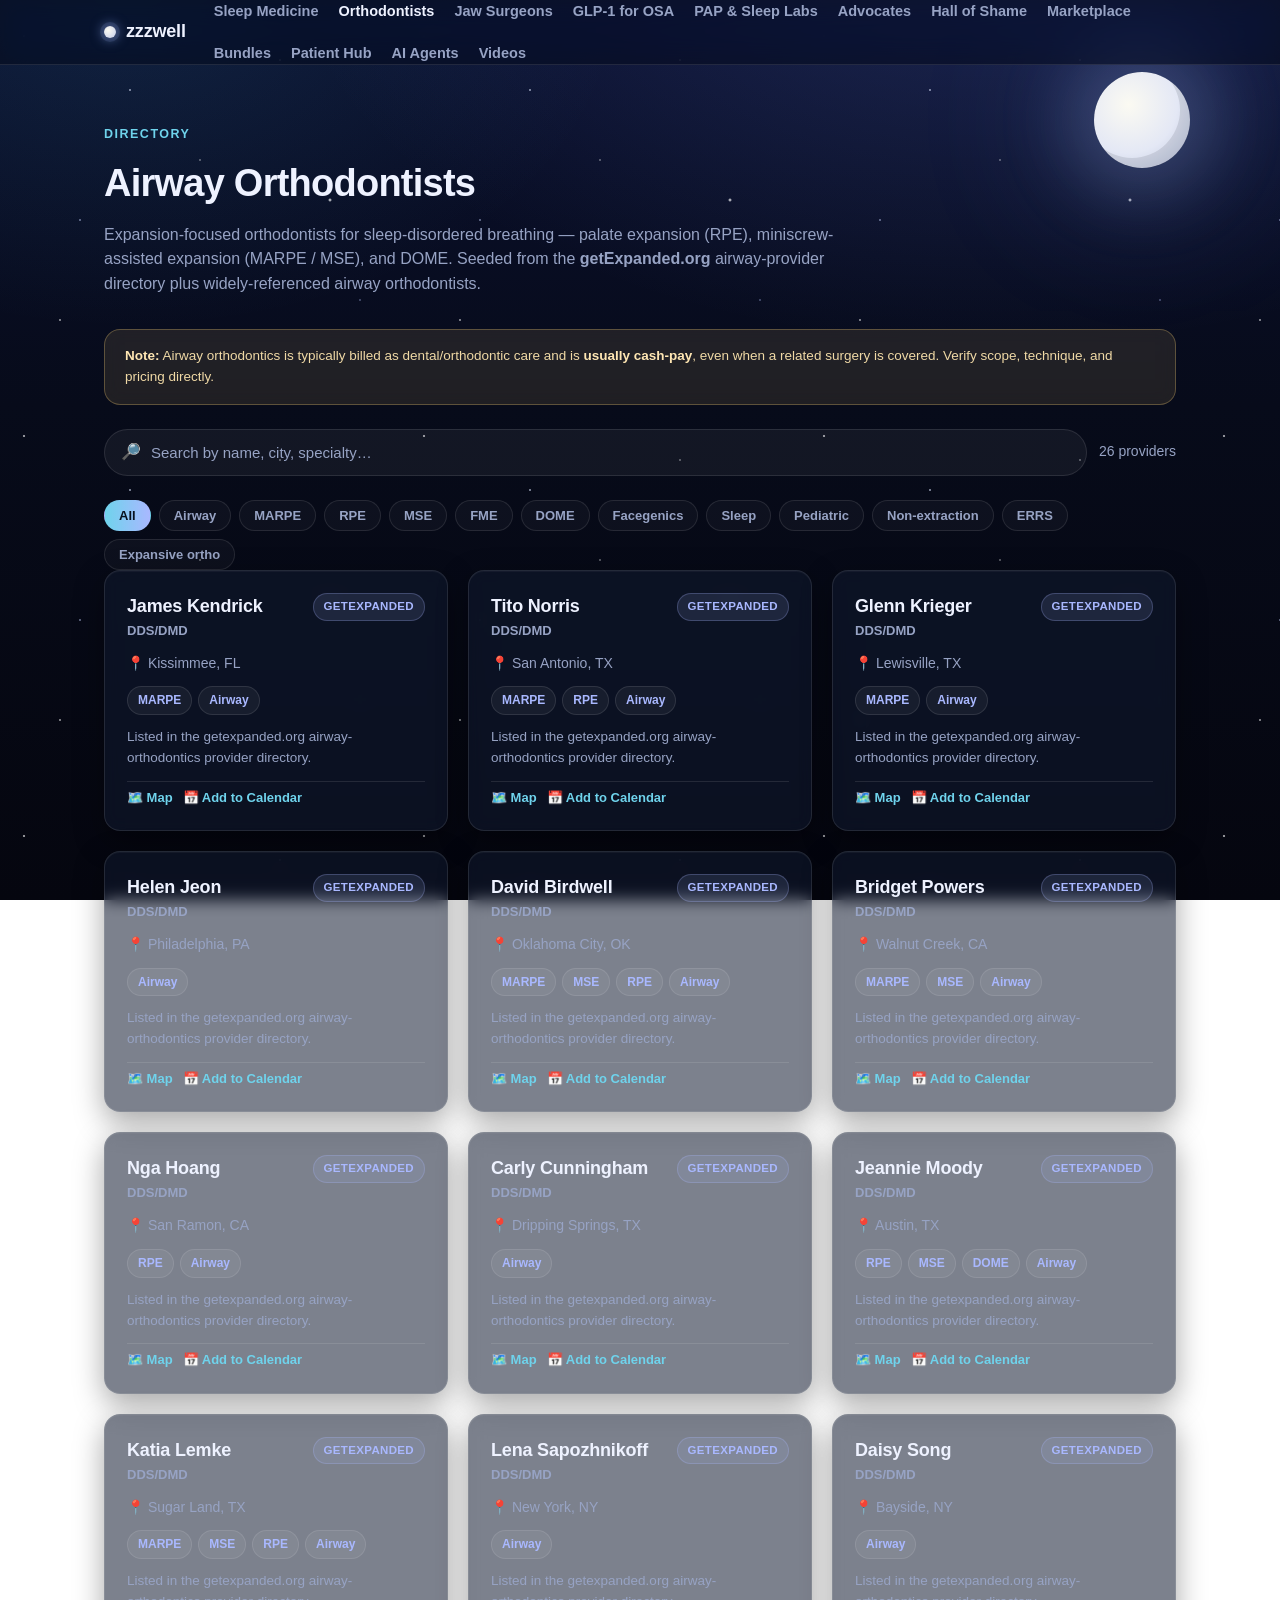
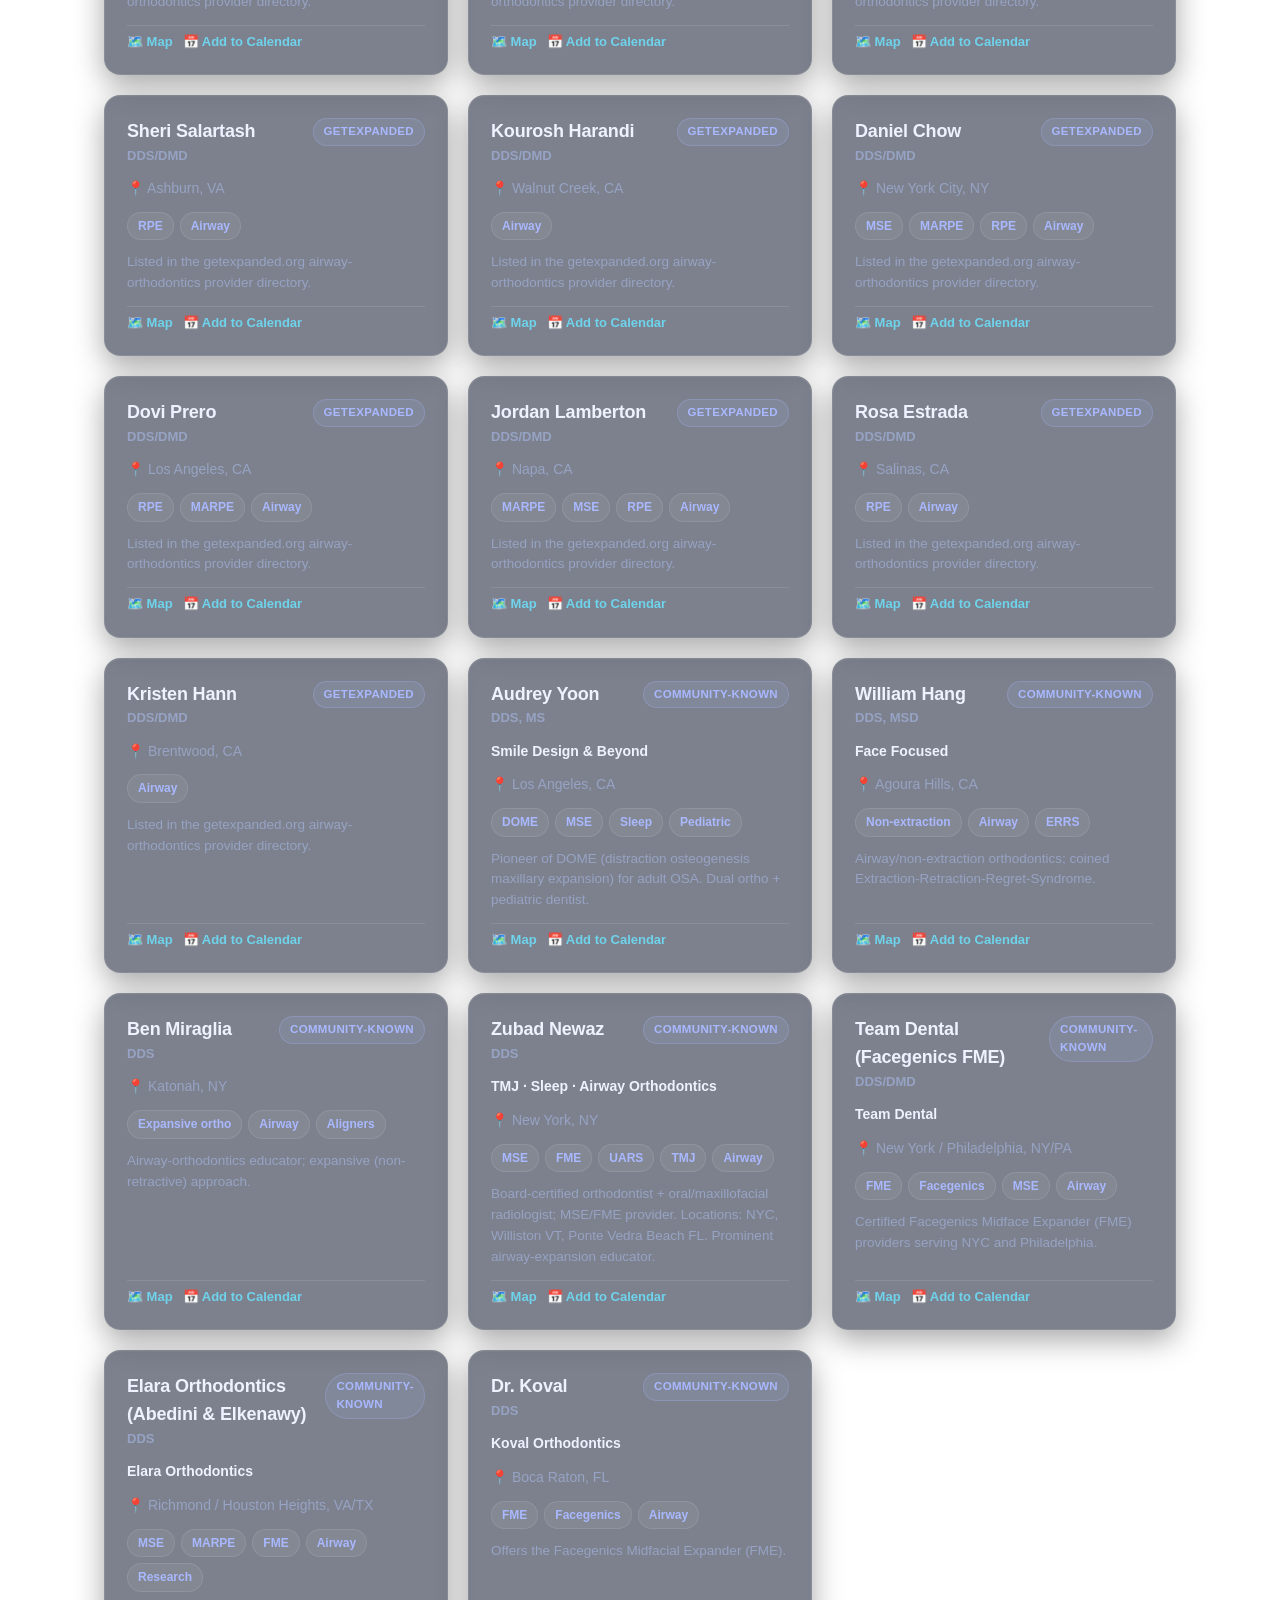
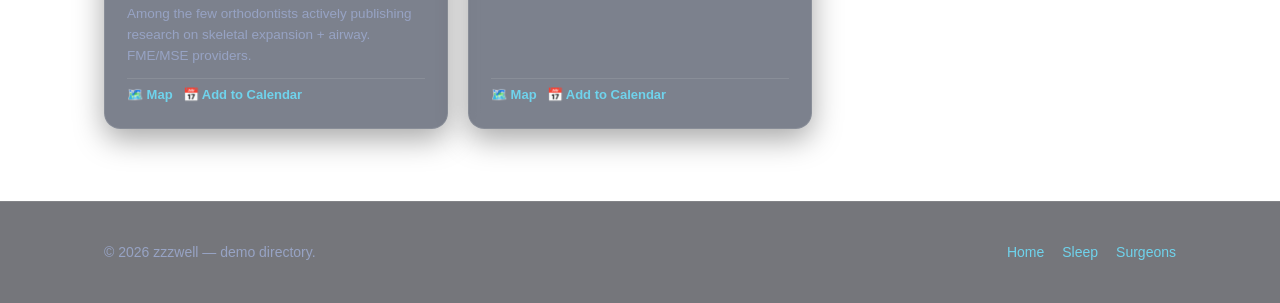
<file: orthodontists.html>
<!DOCTYPE html>
<html lang="en">
<head>
<meta charset="UTF-8">
<meta name="viewport" content="width=device-width, initial-scale=1.0">
<title>Airway Orthodontists — zzzwell</title>
<link rel="stylesheet" href="assets/styles.css">
</head>
<body>
<header class="nav">
  <div class="wrap nav-inner">
    <a class="brand" href="index.html"><span class="dot"></span> zzzwell</a>
    <nav class="nav-links">
      <a href="sleep.html">Sleep Medicine</a>
      <a href="orthodontists.html" class="active">Orthodontists</a>
      <a href="omfs.html">Jaw Surgeons</a>
      <a href="glp1.html">GLP-1 for OSA</a>
      <a href="pap-labs.html">PAP &amp; Sleep Labs</a>
      <a href="advocates.html">Advocates</a>
      <a href="hall-of-shame.html">Hall of Shame</a>
      <a href="marketplace.html">Marketplace</a>
      <a href="bundles.html">Bundles</a>
      <a href="patient.html">Patient Hub</a>
      <a href="agents.html">AI Agents</a>
      <a href="videos.html">Videos</a>
    </nav>
  </div>
</header>

<main class="wrap">
  <section class="section-head">
    <span class="eyebrow">Directory</span>
    <h2>Airway Orthodontists</h2>
    <p>Expansion-focused orthodontists for sleep-disordered breathing — palate expansion (RPE), miniscrew-assisted expansion (MARPE / MSE), and DOME. Seeded from the <strong>getExpanded.org</strong> airway-provider directory plus widely-referenced airway orthodontists.</p>
  </section>
  <div class="disclaimer">
    <strong>Note:</strong> Airway orthodontics is typically billed as dental/orthodontic care and is <strong>usually cash-pay</strong>, even when a related surgery is covered. Verify scope, technique, and pricing directly.
  </div>
  <div id="dir"></div>
</main>

<footer>
  <div class="wrap foot-inner">
    <div>© <span id="yr"></span> zzzwell — demo directory.</div>
    <div class="foot-links"><a href="index.html">Home</a><a href="sleep.html">Sleep</a><a href="omfs.html">Surgeons</a></div>
  </div>
</footer>

<script src="assets/app.js"></script>
<script>
document.getElementById('yr').textContent=new Date().getFullYear();
renderDirectory({ dataUrl: 'data/orthodontists.json', mount: '#dir' });
</script>
</body>
</html>
</file>
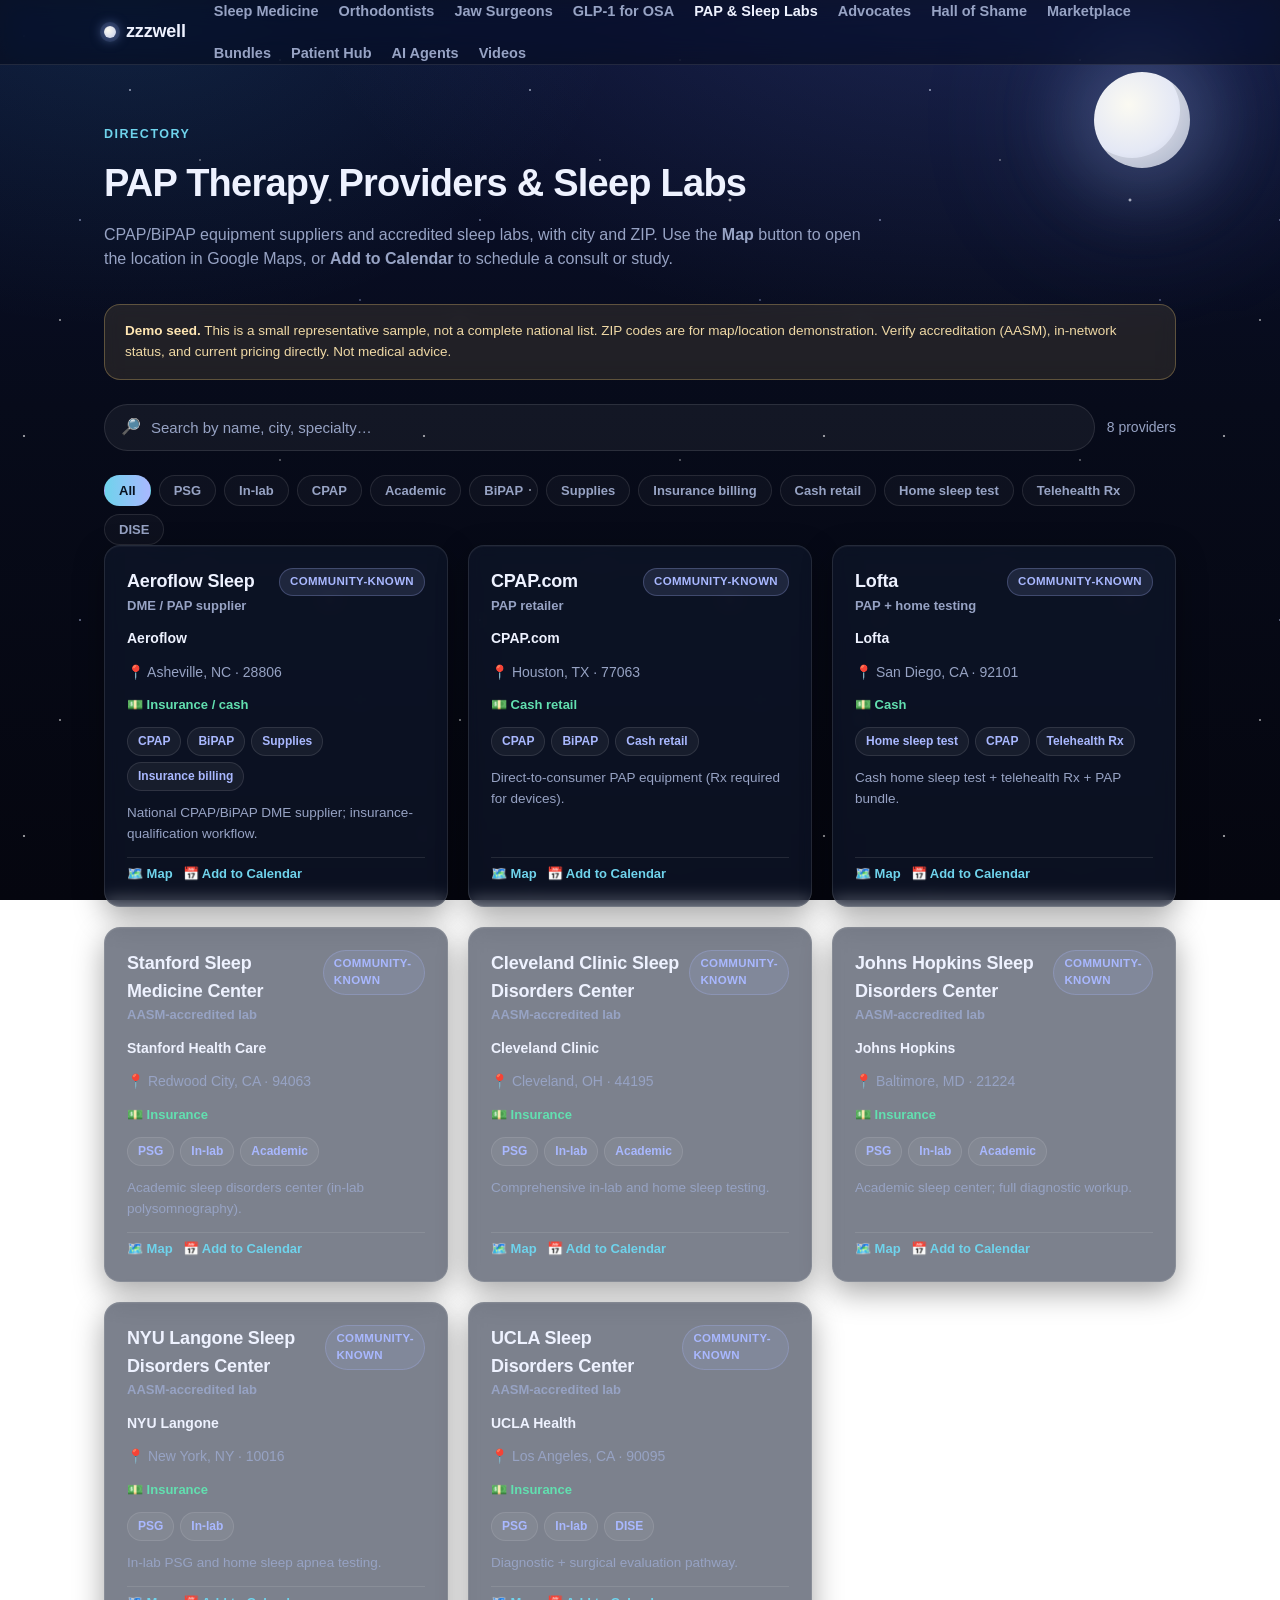
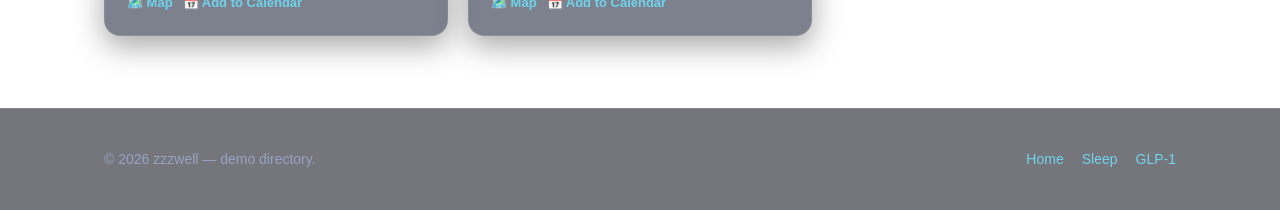
<file: pap-labs.html>
<!DOCTYPE html>
<html lang="en">
<head>
<meta charset="UTF-8">
<meta name="viewport" content="width=device-width, initial-scale=1.0">
<title>PAP Therapy &amp; Sleep Labs — zzzwell</title>
<link rel="stylesheet" href="assets/styles.css">
</head>
<body>
<header class="nav">
  <div class="wrap nav-inner">
    <a class="brand" href="index.html"><span class="dot"></span> zzzwell</a>
    <nav class="nav-links">
      <a href="sleep.html">Sleep Medicine</a>
      <a href="orthodontists.html">Orthodontists</a>
      <a href="omfs.html">Jaw Surgeons</a>
      <a href="glp1.html">GLP-1 for OSA</a>
      <a href="pap-labs.html" class="active">PAP &amp; Sleep Labs</a>
      <a href="advocates.html">Advocates</a>
      <a href="hall-of-shame.html">Hall of Shame</a>
      <a href="marketplace.html">Marketplace</a>
      <a href="bundles.html">Bundles</a>
      <a href="patient.html">Patient Hub</a>
      <a href="agents.html">AI Agents</a>
      <a href="videos.html">Videos</a>
    </nav>
  </div>
</header>

<main class="wrap">
  <section class="section-head">
    <span class="eyebrow">Directory</span>
    <h2>PAP Therapy Providers &amp; Sleep Labs</h2>
    <p>CPAP/BiPAP equipment suppliers and accredited sleep labs, with city and ZIP. Use the <strong>Map</strong> button to open the location in Google Maps, or <strong>Add to Calendar</strong> to schedule a consult or study.</p>
  </section>
  <div class="disclaimer">
    <strong>Demo seed.</strong> This is a small representative sample, not a complete national list. ZIP codes are for map/location demonstration. Verify accreditation (AASM), in-network status, and current pricing directly. Not medical advice.
  </div>
  <div id="dir"></div>
</main>

<footer>
  <div class="wrap foot-inner">
    <div>© <span id="yr"></span> zzzwell — demo directory.</div>
    <div class="foot-links"><a href="index.html">Home</a><a href="sleep.html">Sleep</a><a href="glp1.html">GLP-1</a></div>
  </div>
</footer>

<script src="assets/app.js"></script>
<script>
document.getElementById('yr').textContent=new Date().getFullYear();
renderDirectory({ dataUrl: 'data/pap_labs.json', mount: '#dir' });
</script>
</body>
</html>
</file>
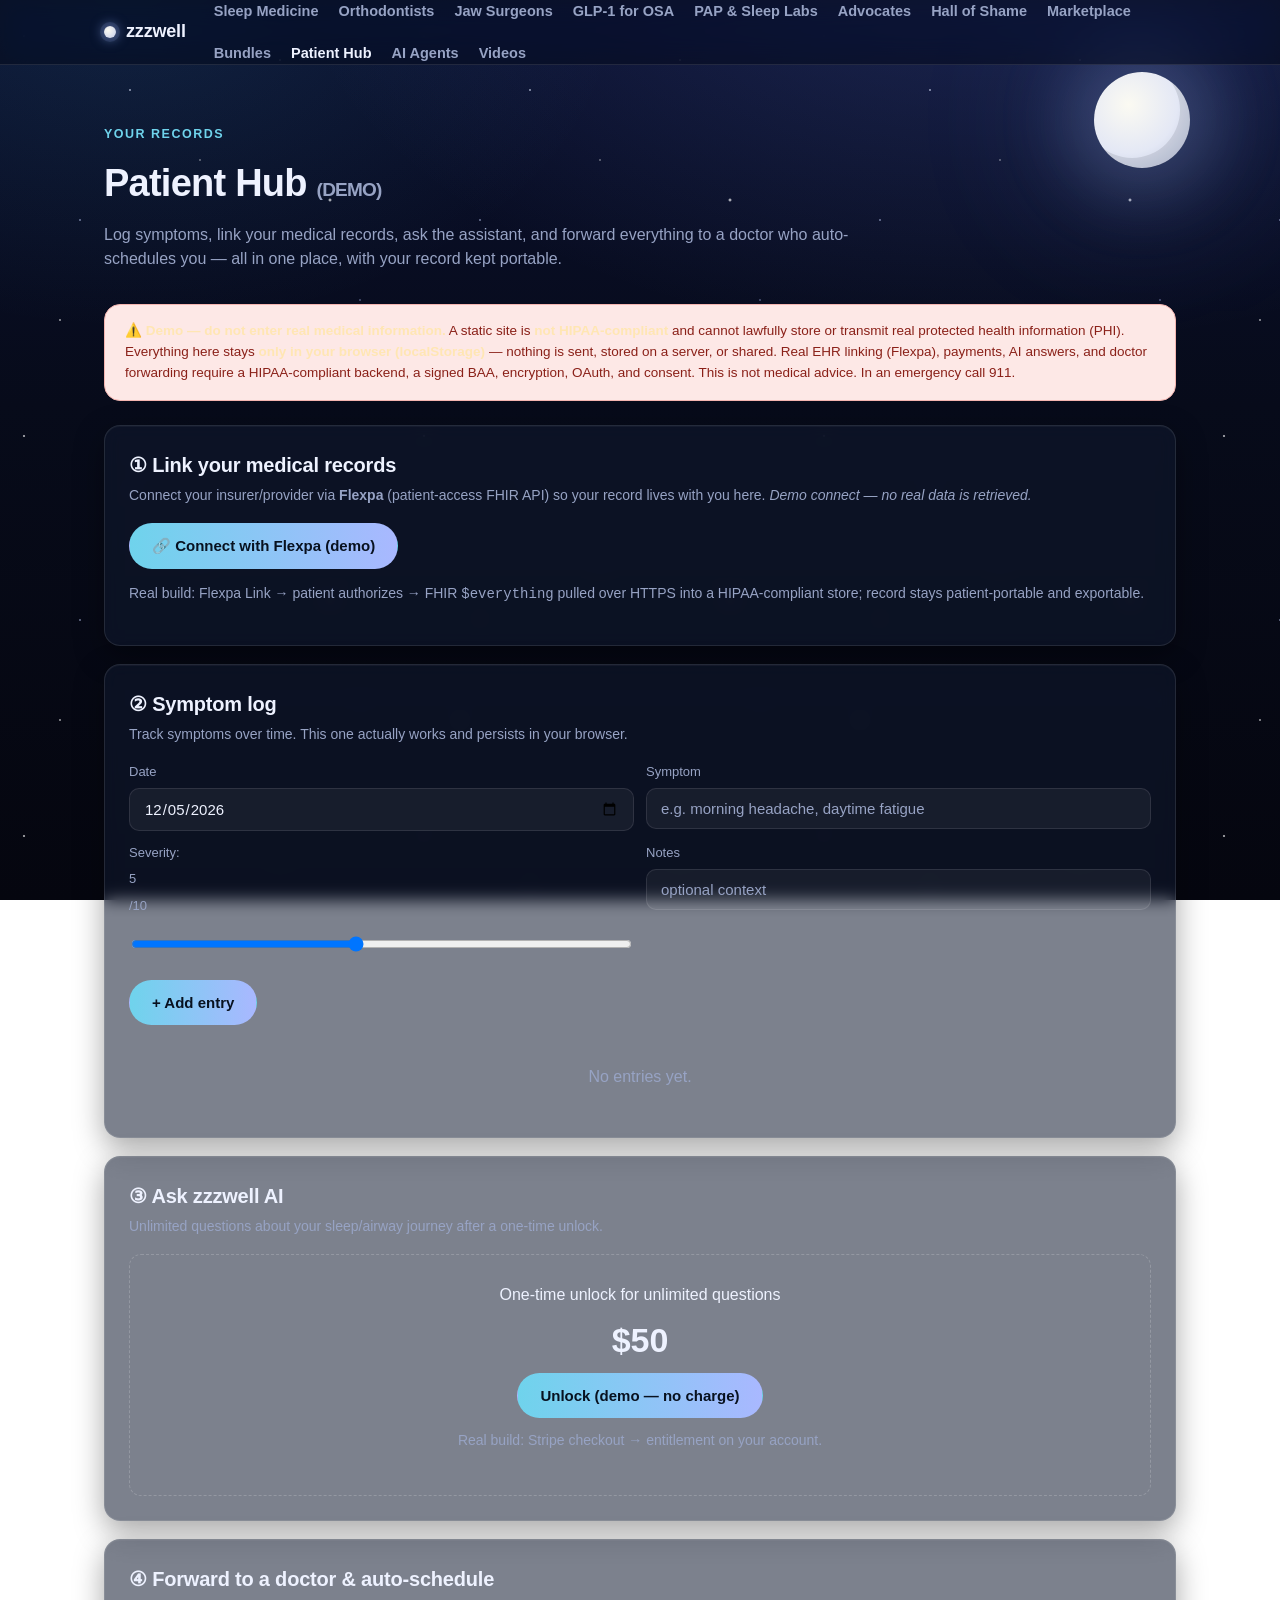
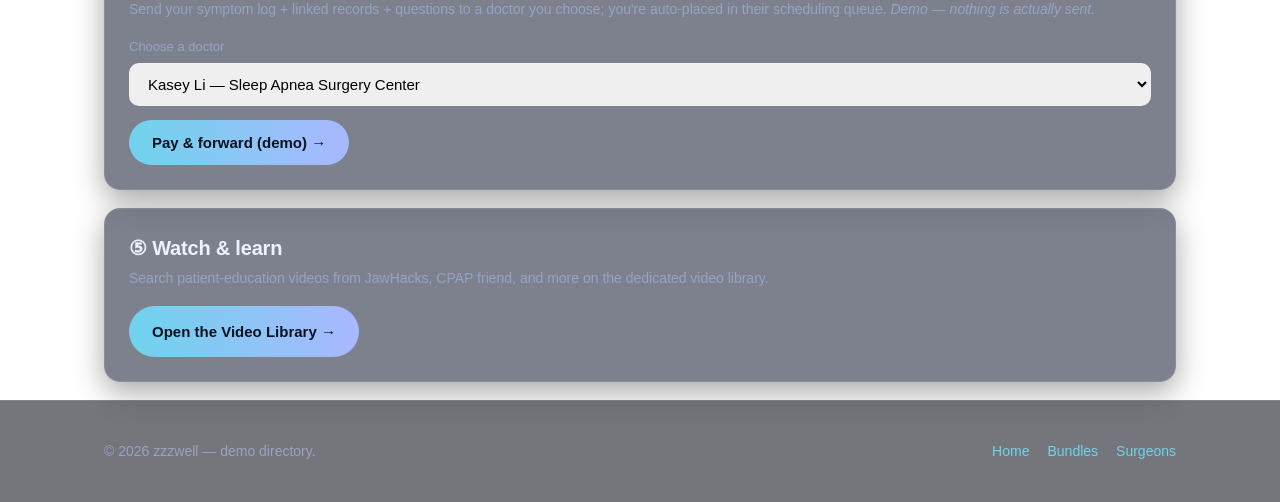
<file: patient.html>
<!DOCTYPE html>
<html lang="en">
<head>
<meta charset="UTF-8">
<meta name="viewport" content="width=device-width, initial-scale=1.0">
<title>Patient Hub (Demo) — zzzwell</title>
<link rel="stylesheet" href="assets/styles.css">
</head>
<body>
<header class="nav">
  <div class="wrap nav-inner">
    <a class="brand" href="index.html"><span class="dot"></span> zzzwell</a>
    <nav class="nav-links">
      <a href="sleep.html">Sleep Medicine</a>
      <a href="orthodontists.html">Orthodontists</a>
      <a href="omfs.html">Jaw Surgeons</a>
      <a href="glp1.html">GLP-1 for OSA</a>
      <a href="pap-labs.html">PAP &amp; Sleep Labs</a>
      <a href="advocates.html">Advocates</a>
      <a href="hall-of-shame.html">Hall of Shame</a>
      <a href="marketplace.html">Marketplace</a>
      <a href="bundles.html">Bundles</a>
      <a href="patient.html" class="active">Patient Hub</a>
      <a href="agents.html">AI Agents</a>
      <a href="videos.html">Videos</a>
    </nav>
  </div>
</header>

<main class="wrap">
  <section class="section-head">
    <span class="eyebrow">Your records</span>
    <h2>Patient Hub <span style="font-size:.5em;color:var(--ink-soft);font-weight:700">(DEMO)</span></h2>
    <p>Log symptoms, link your medical records, ask the assistant, and forward everything to a doctor who auto-schedules you — all in one place, with your record kept portable.</p>
  </section>

  <div class="disclaimer" style="background:#fde8e6;border-color:#f4b5b0;color:#8a2018">
    <strong>⚠️ Demo — do not enter real medical information.</strong> A static site is <strong>not HIPAA-compliant</strong> and cannot lawfully store or transmit real protected health information (PHI). Everything here stays <strong>only in your browser (localStorage)</strong> — nothing is sent, stored on a server, or shared. Real EHR linking (Flexpa), payments, AI answers, and doctor forwarding require a HIPAA-compliant backend, a signed BAA, encryption, OAuth, and consent. This is not medical advice. In an emergency call 911.
  </div>

  <!-- 1. EHR linking via Flexpa -->
  <div class="module" id="ehr">
    <h3>① Link your medical records</h3>
    <p class="sub">Connect your insurer/provider via <strong>Flexpa</strong> (patient-access FHIR API) so your record lives with you here. <em>Demo connect — no real data is retrieved.</em></p>
    <div id="ehrState"></div>
    <button class="btn btn-primary" id="flexpaBtn">🔗 Connect with Flexpa (demo)</button>
    <p class="sub" style="margin-top:14px">Real build: Flexpa Link → patient authorizes → FHIR <code>$everything</code> pulled over HTTPS into a HIPAA-compliant store; record stays patient-portable and exportable.</p>
  </div>

  <!-- 2. Symptom log -->
  <div class="module" id="symptoms">
    <h3>② Symptom log</h3>
    <p class="sub">Track symptoms over time. This one actually works and persists in your browser.</p>
    <div class="form-row">
      <label class="field">Date<input type="date" id="sDate"></label>
      <label class="field">Symptom<input type="text" id="sName" placeholder="e.g. morning headache, daytime fatigue"></label>
    </div>
    <div class="form-row" style="margin-top:12px">
      <label class="field">Severity: <span id="sevVal">5</span>/10<input type="range" id="sSev" min="1" max="10" value="5"></label>
      <label class="field">Notes<input type="text" id="sNote" placeholder="optional context"></label>
    </div>
    <button class="btn btn-primary" id="addLog" style="margin-top:14px">+ Add entry</button>
    <div class="log-list" id="logList"></div>
  </div>

  <!-- 3. Ask zzzwell AI ($50 unlock) -->
  <div class="module" id="ai">
    <h3>③ Ask zzzwell AI</h3>
    <p class="sub">Unlimited questions about your sleep/airway journey after a one-time unlock.</p>
    <div id="aiGate"></div>
  </div>

  <!-- 4. Forward to a doctor + auto-schedule -->
  <div class="module" id="forward">
    <h3>④ Forward to a doctor &amp; auto-schedule</h3>
    <p class="sub">Send your symptom log + linked records + questions to a doctor you choose; you're auto-placed in their scheduling queue. <em>Demo — nothing is actually sent.</em></p>
    <label class="field">Choose a doctor<select id="docSel"><option>Loading…</option></select></label>
    <button class="btn btn-primary" id="fwdBtn" style="margin-top:14px">Pay &amp; forward (demo) →</button>
    <div id="fwdState"></div>
  </div>

  <div class="module">
    <h3>⑤ Watch &amp; learn</h3>
    <p class="sub">Search patient-education videos from JawHacks, CPAP friend, and more on the dedicated video library.</p>
    <a class="btn btn-primary" href="videos.html">Open the Video Library →</a>
  </div>
</main>

<footer>
  <div class="wrap foot-inner">
    <div>© <span id="yr"></span> zzzwell — demo directory.</div>
    <div class="foot-links"><a href="index.html">Home</a><a href="bundles.html">Bundles</a><a href="omfs.html">Surgeons</a></div>
  </div>
</footer>

<script>
document.getElementById('yr').textContent=new Date().getFullYear();
const LS = {
  get:(k,d)=>{try{return JSON.parse(localStorage.getItem('zzzwell_'+k))??d}catch(e){return d}},
  set:(k,v)=>localStorage.setItem('zzzwell_'+k,JSON.stringify(v))
};

/* ---- 1. Flexpa EHR (demo) ---- */
const ehrBtn=document.getElementById('flexpaBtn'), ehrState=document.getElementById('ehrState');
function renderEHR(){
  const c=LS.get('ehr',null);
  ehrState.innerHTML = c ? `<div class="pill-on">✓ Connected (demo): ${c.payer} — ${c.records} records linked</div>` : '';
  ehrBtn.textContent = c ? '🔁 Reconnect (demo)' : '🔗 Connect with Flexpa (demo)';
}
ehrBtn.onclick=()=>{
  // demo: simulate a Flexpa Link authorization result
  const payers=['Aetna','UnitedHealthcare','Blue Cross','Cigna','Kaiser'];
  LS.set('ehr',{payer:payers[Math.floor(Math.random()*payers.length)],records:Math.floor(Math.random()*6)+2,at:Date.now()});
  renderEHR();
};
renderEHR();

/* ---- 2. Symptom log (persisted) ---- */
const sevColors=v=>v<=3?['#62e0b0','rgba(98,224,176,.15)']:v<=6?['#ffd778','rgba(255,214,120,.15)']:['#ff9b92','rgba(255,120,110,.15)'];
const dEl=document.getElementById('sDate'); dEl.value=new Date().toISOString().slice(0,10);
document.getElementById('sSev').addEventListener('input',e=>document.getElementById('sevVal').textContent=e.target.value);
function renderLog(){
  const list=LS.get('symptoms',[]);
  const el=document.getElementById('logList');
  if(!list.length){el.innerHTML='<div class="empty" style="padding:24px">No entries yet.</div>';return;}
  el.innerHTML=list.slice().reverse().map(s=>{
    const [c,bg]=sevColors(s.sev);
    return `<div class="log-item">
      <div><strong>${s.name}</strong><div class="meta">${s.date}${s.note?' · '+s.note:''}</div></div>
      <div style="display:flex;align-items:center;gap:10px"><span class="sev" style="color:${c};background:${bg}">${s.sev}/10</span>
      <button class="x" data-id="${s.id}" title="delete">✕</button></div>
    </div>`;
  }).join('');
  el.querySelectorAll('.x').forEach(b=>b.onclick=()=>{LS.set('symptoms',LS.get('symptoms',[]).filter(x=>x.id!=b.dataset.id));renderLog();});
}
document.getElementById('addLog').onclick=()=>{
  const name=document.getElementById('sName').value.trim(); if(!name){alert('Enter a symptom');return;}
  const list=LS.get('symptoms',[]);
  list.push({id:Date.now(),date:dEl.value,name,sev:+document.getElementById('sSev').value,note:document.getElementById('sNote').value.trim()});
  LS.set('symptoms',list);
  document.getElementById('sName').value='';document.getElementById('sNote').value='';
  renderLog();
};
renderLog();

/* ---- 3. Ask zzzwell AI ($50 unlock, demo) ---- */
const gate=document.getElementById('aiGate');
function renderAI(){
  if(!LS.get('unlocked',false)){
    gate.innerHTML=`<div class="locked"><div>One-time unlock for unlimited questions</div>
      <span class="price">$50</span>
      <button class="btn btn-primary" id="unlock">Unlock (demo — no charge)</button>
      <p class="sub" style="margin-top:12px">Real build: Stripe checkout → entitlement on your account.</p></div>`;
    document.getElementById('unlock').onclick=()=>{LS.set('unlocked',true);renderAI();};
    return;
  }
  gate.innerHTML=`<div class="pill-on" style="margin-bottom:10px">✓ Unlocked — ask anything</div>
    <div class="chat" id="chat"></div>
    <div class="row-input"><input id="q" placeholder="Ask about your sleep, airway, options…"><button class="btn btn-primary" id="send">Send</button></div>
    <p class="sub" style="margin-top:10px">Demo assistant — generic, not diagnostic, not medical advice.</p>`;
  const chat=document.getElementById('chat');
  const hist=LS.get('chat',[{role:'ai',text:"Hi! I'm the zzzwell demo assistant. I can help you organize questions and understand options — but I'm not a doctor and this isn't medical advice. What's on your mind?"}]);
  function paint(){chat.innerHTML=hist.map(m=>`<div class="msg ${m.role}">${m.text}</div>`).join('');chat.scrollTop=chat.scrollHeight;}
  paint();
  function reply(q){
    const n=LS.get('symptoms',[]).length;
    return `Thanks — here's a general, non-diagnostic take. ${n?`I can see ${n} symptom entr${n===1?'y':'ies'} in your log, which is great to bring to a visit. `:''}For "<em>${q}</em>", I'd suggest writing down when it happens, severity, and triggers, then reviewing options with a qualified clinician (see the directories). If symptoms are severe or sudden, seek urgent care. Want me to draft questions to ask a surgeon?`;
  }
  document.getElementById('send').onclick=()=>{
    const q=document.getElementById('q').value.trim(); if(!q)return;
    hist.push({role:'user',text:q}); hist.push({role:'ai',text:reply(q)});
    LS.set('chat',hist); document.getElementById('q').value=''; paint();
  };
  document.getElementById('q').addEventListener('keydown',e=>{if(e.key==='Enter')document.getElementById('send').click();});
}
renderAI();

/* ---- 4. Forward to doctor + auto-schedule (demo) ---- */
(async function(){
  const sel=document.getElementById('docSel');
  try{
    const docs=await (await fetch('data/omfs.json')).json();
    sel.innerHTML=docs.map(d=>`<option>${d.name} — ${d.org||d.city}</option>`).join('');
  }catch(e){ sel.innerHTML='<option>Dr. Example — Demo Clinic</option>'; }
})();
document.getElementById('fwdBtn').onclick=()=>{
  const ehr=LS.get('ehr',null), n=LS.get('symptoms',[]).length;
  const pos=Math.floor(Math.random()*6)+2;
  document.getElementById('fwdState').innerHTML=`<div class="queue">✓ <b>Forwarded (demo)</b> to ${document.getElementById('docSel').value}.<br>
    Included: ${n} symptom ${n===1?'entry':'entries'}${ehr?`, linked records from ${ehr.payer}`:''}, and your saved questions.<br>
    You're <b>#${pos}</b> in their scheduling queue — auto-assigned by the doctor's intake settings.</div>`;
};
</script>
</body>
</html>
</file>
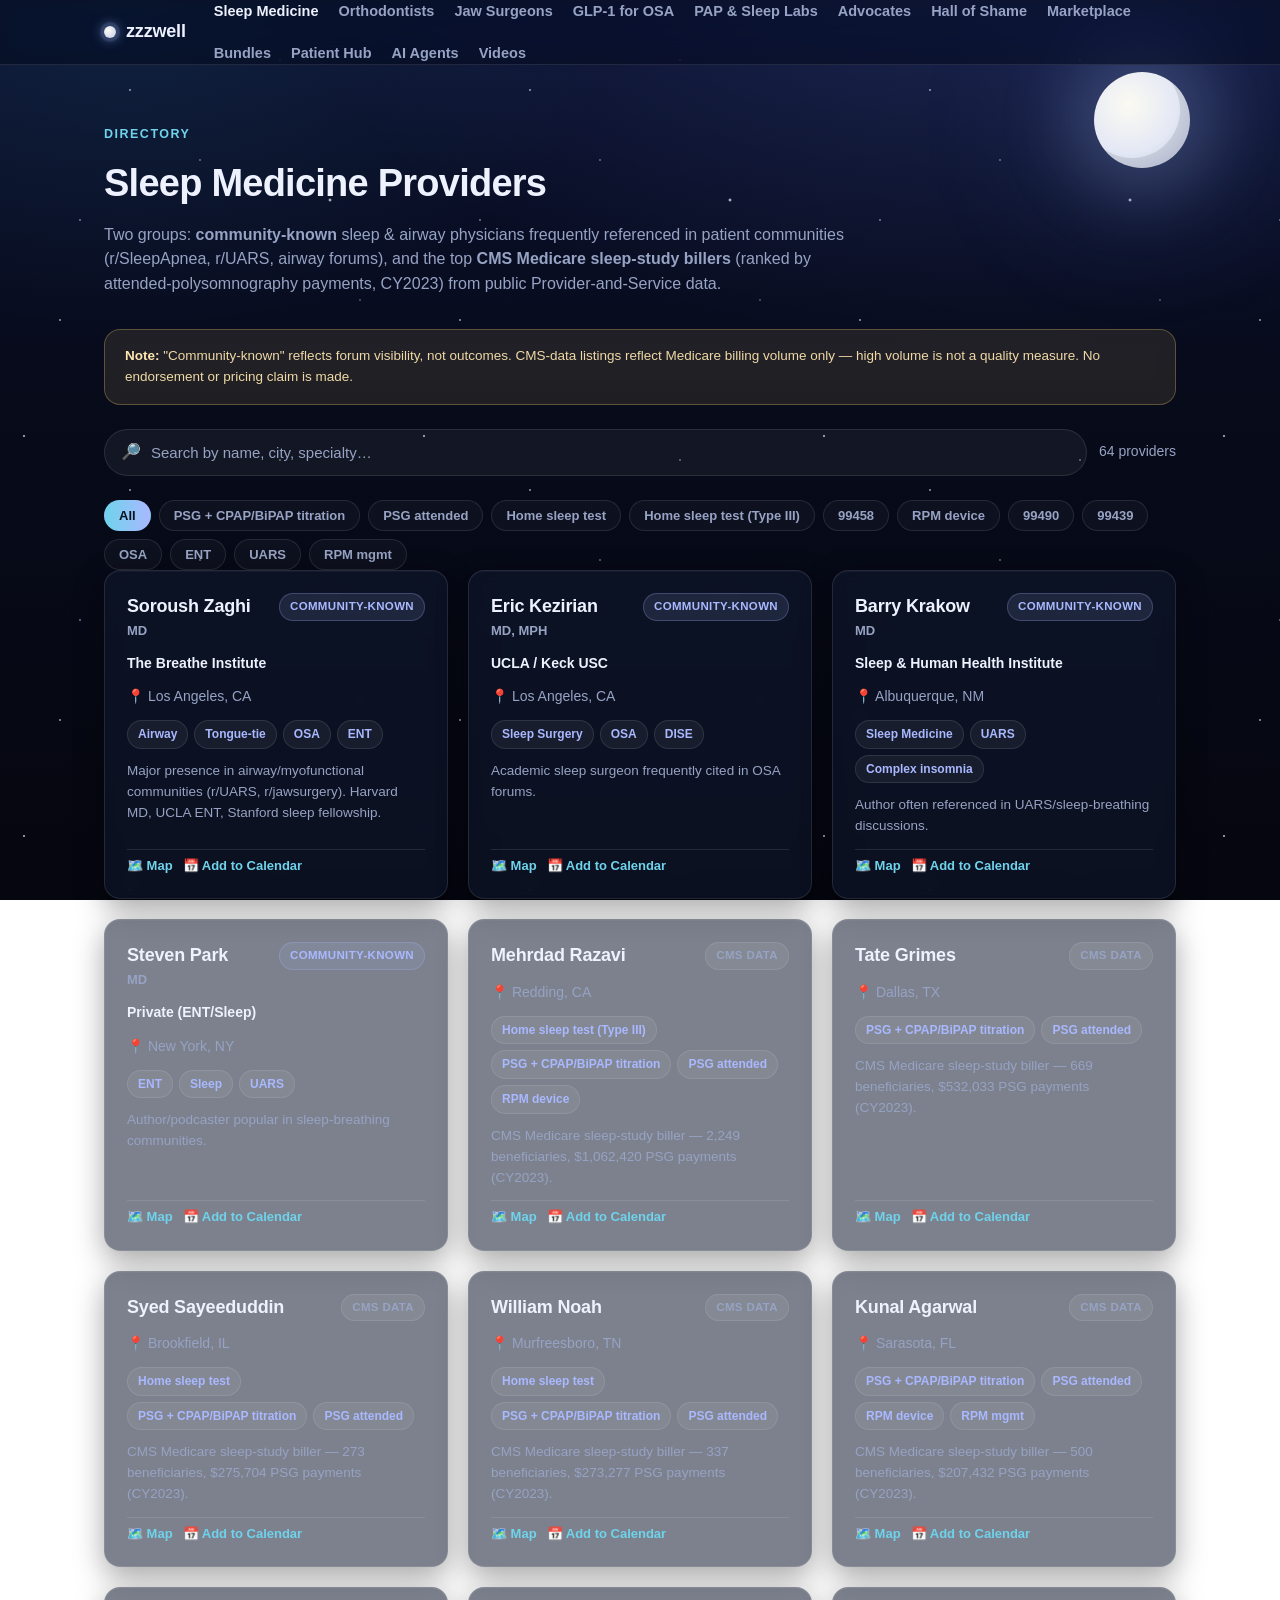
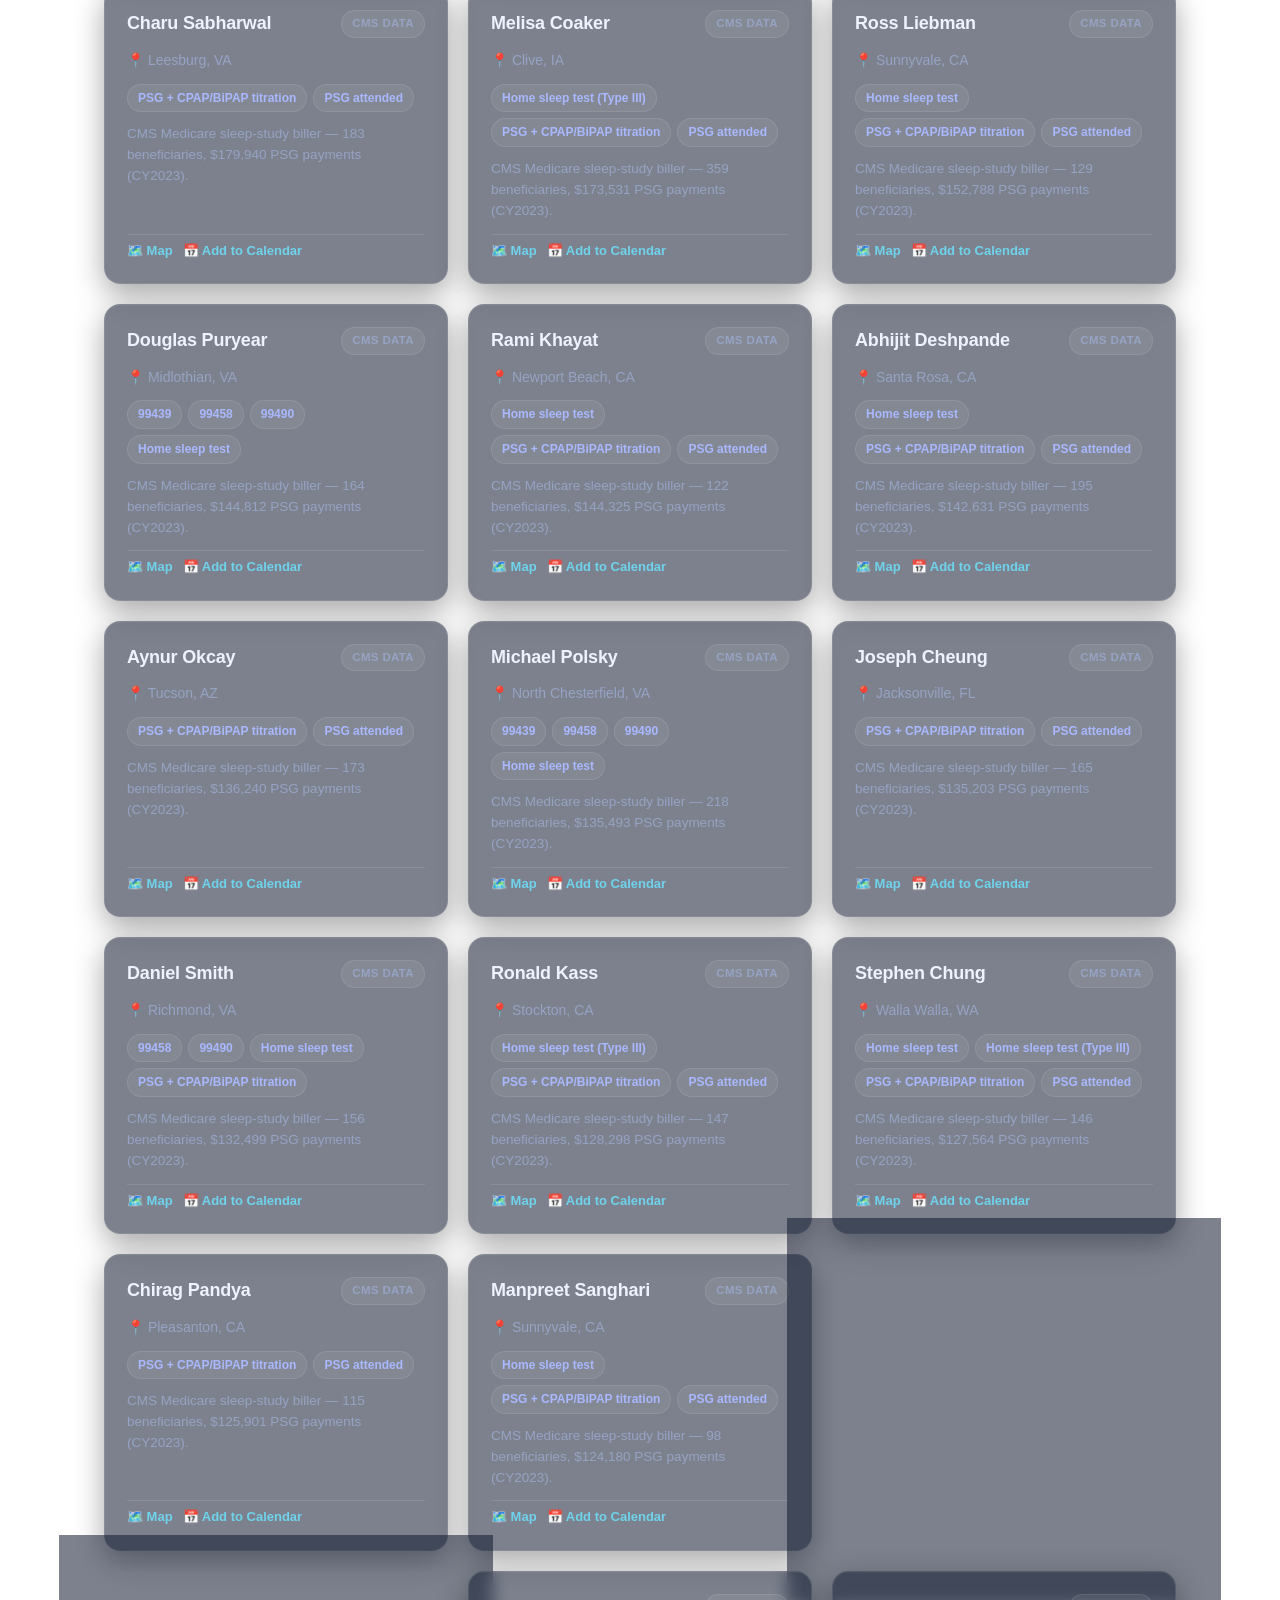
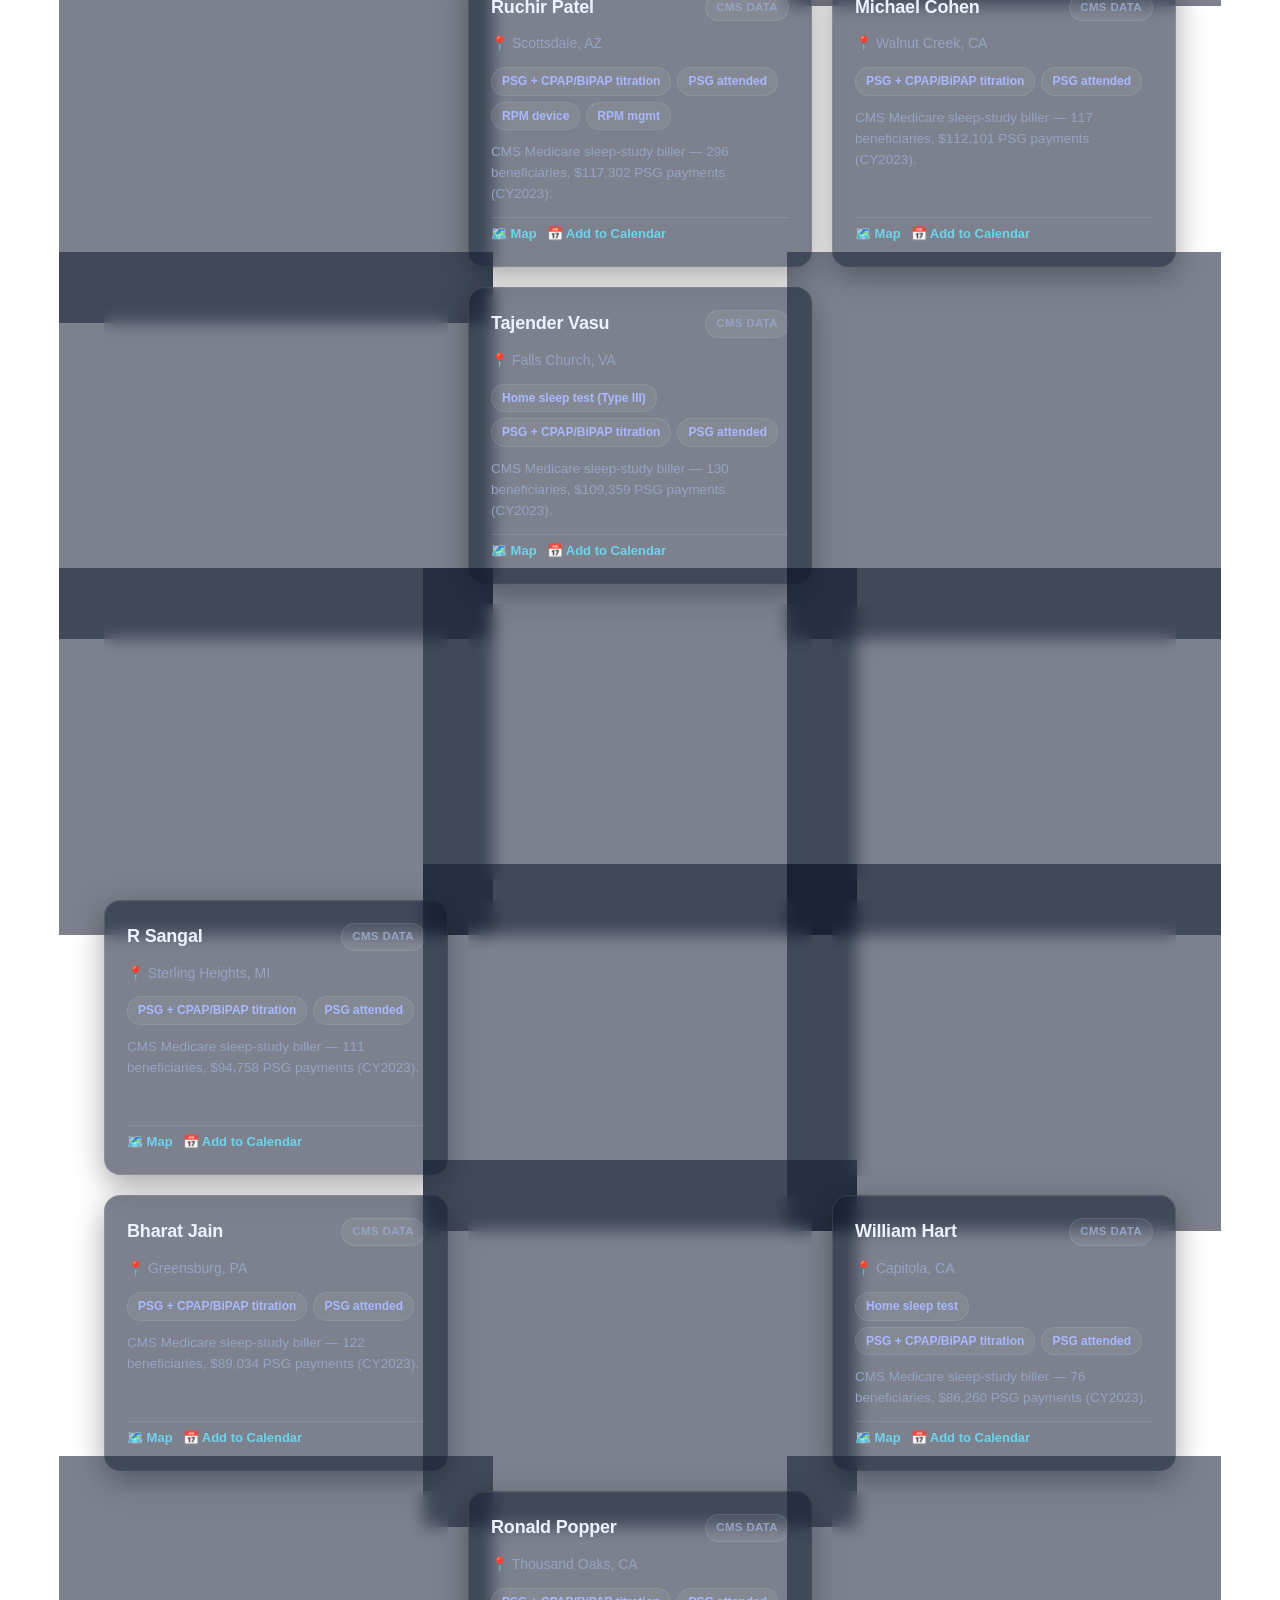
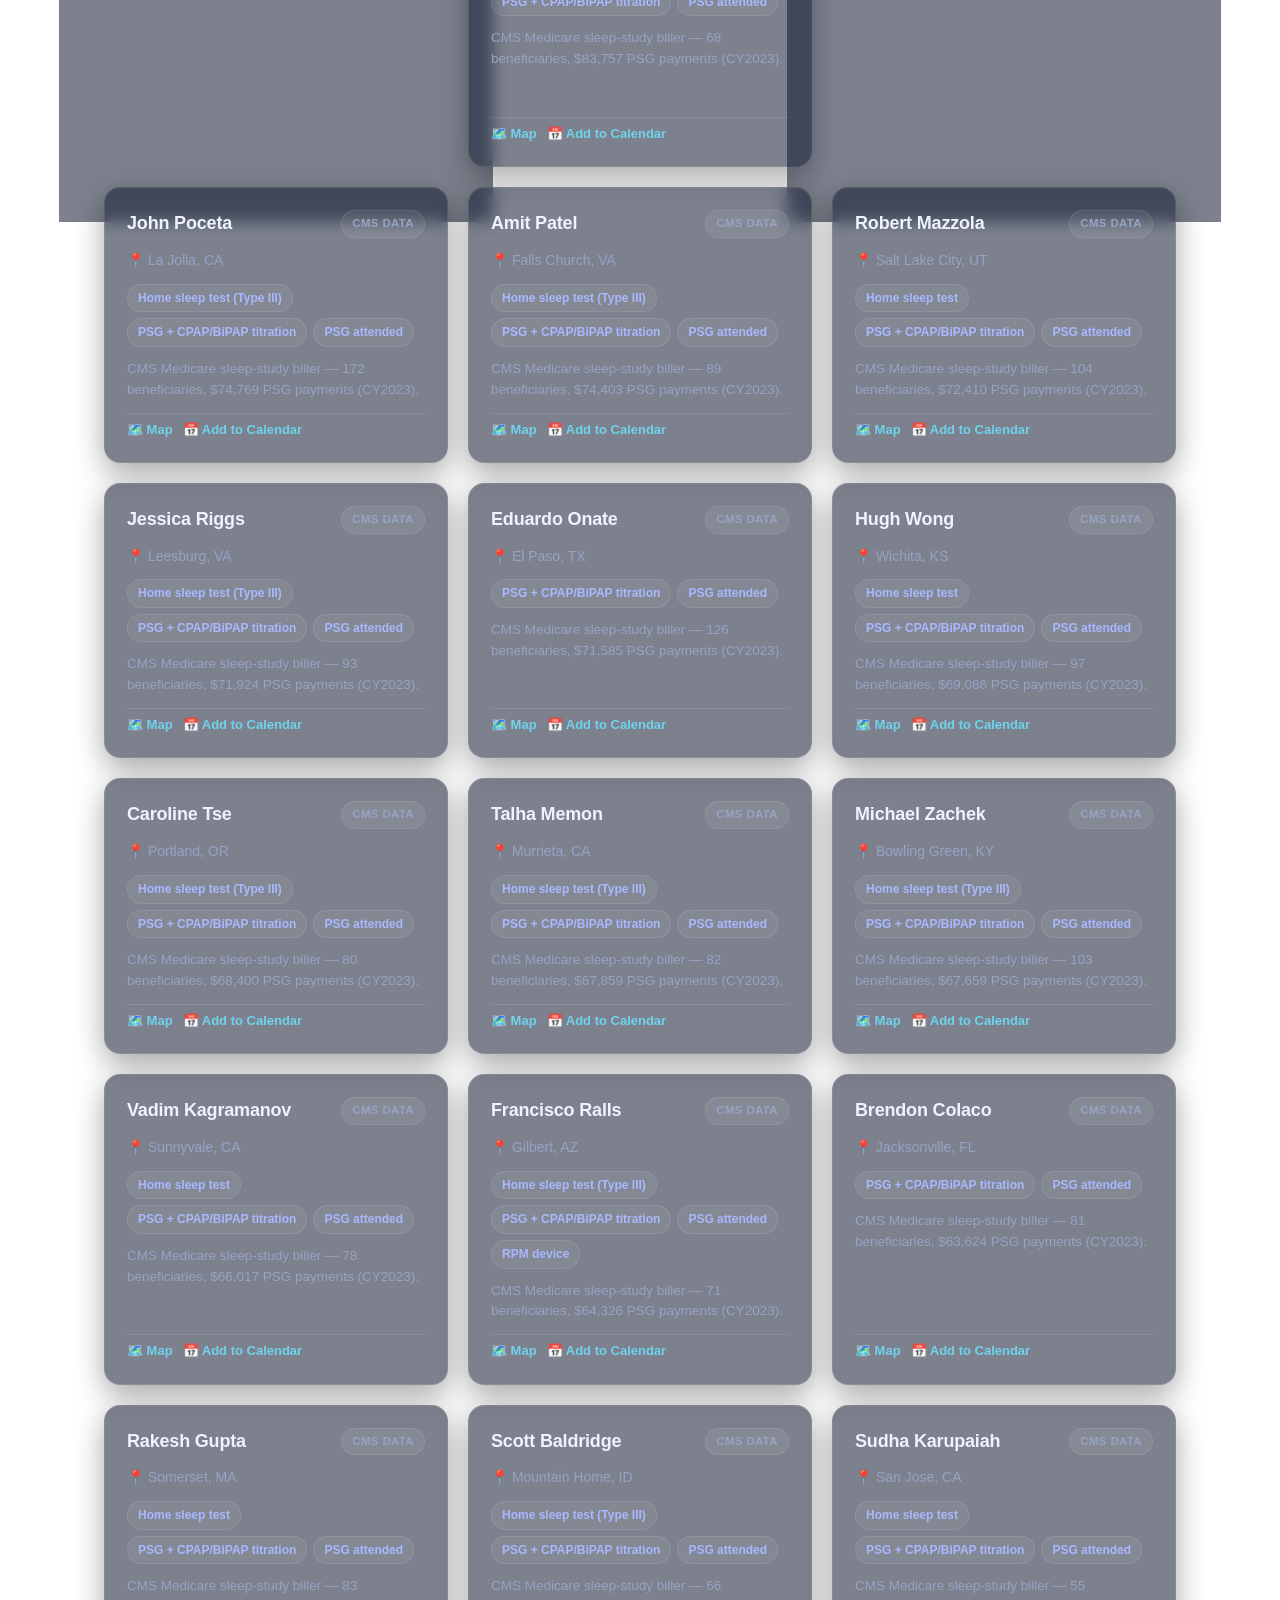
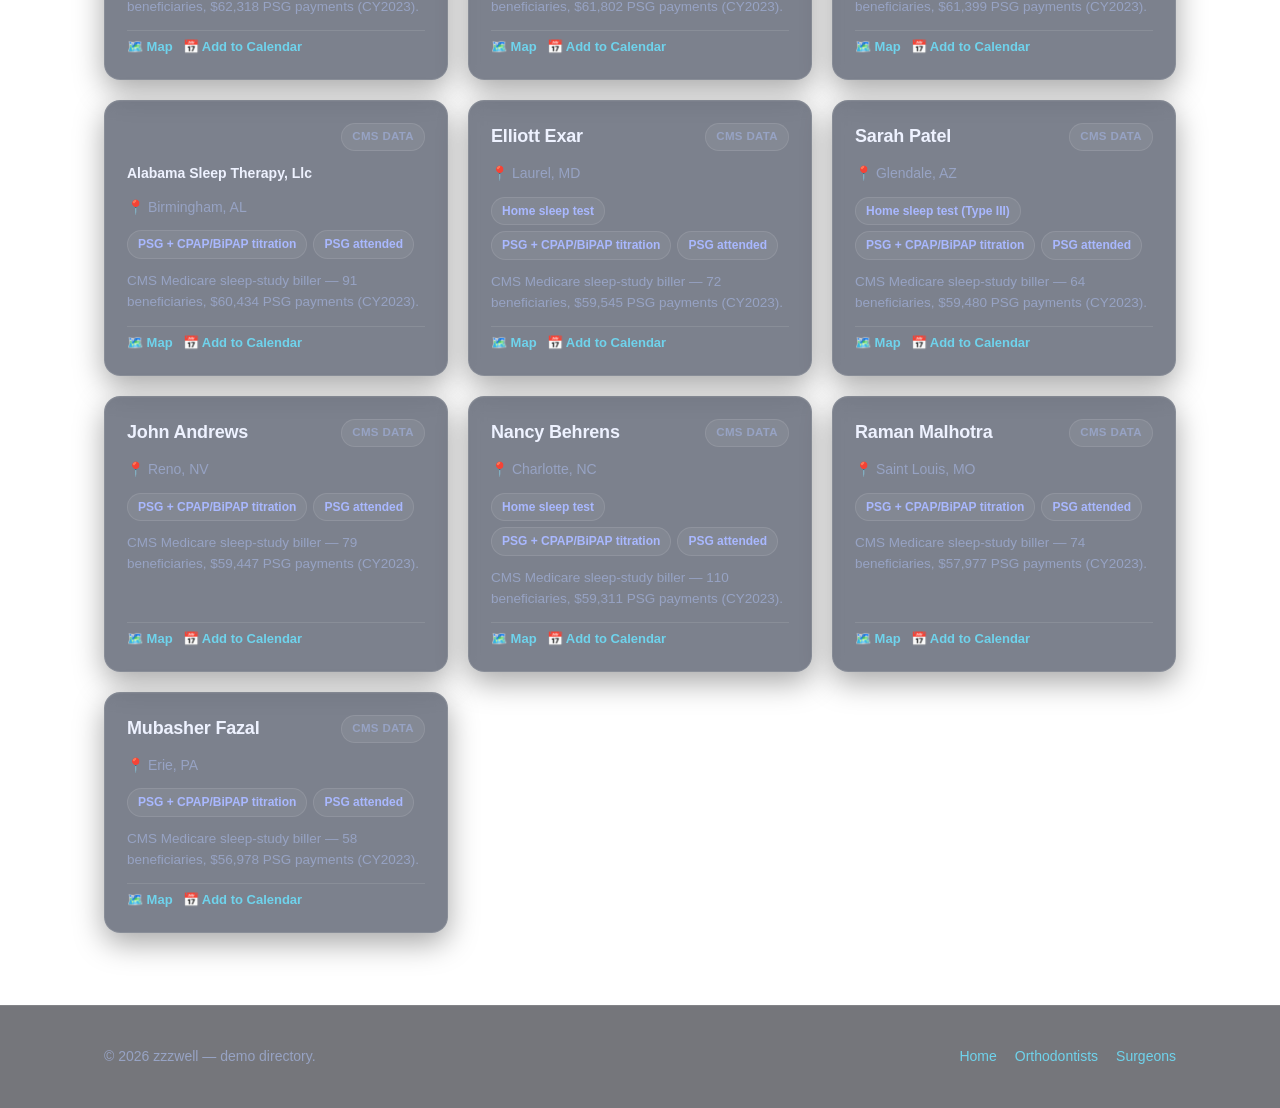
<file: sleep.html>
<!DOCTYPE html>
<html lang="en">
<head>
<meta charset="UTF-8">
<meta name="viewport" content="width=device-width, initial-scale=1.0">
<title>Sleep Medicine Providers — zzzwell</title>
<link rel="stylesheet" href="assets/styles.css">
</head>
<body>
<header class="nav">
  <div class="wrap nav-inner">
    <a class="brand" href="index.html"><span class="dot"></span> zzzwell</a>
    <nav class="nav-links">
      <a href="sleep.html" class="active">Sleep Medicine</a>
      <a href="orthodontists.html">Orthodontists</a>
      <a href="omfs.html">Jaw Surgeons</a>
      <a href="glp1.html">GLP-1 for OSA</a>
      <a href="pap-labs.html">PAP &amp; Sleep Labs</a>
      <a href="advocates.html">Advocates</a>
      <a href="hall-of-shame.html">Hall of Shame</a>
      <a href="marketplace.html">Marketplace</a>
      <a href="bundles.html">Bundles</a>
      <a href="patient.html">Patient Hub</a>
      <a href="agents.html">AI Agents</a>
      <a href="videos.html">Videos</a>
    </nav>
  </div>
</header>

<main class="wrap">
  <section class="section-head">
    <span class="eyebrow">Directory</span>
    <h2>Sleep Medicine Providers</h2>
    <p>Two groups: <strong>community-known</strong> sleep &amp; airway physicians frequently referenced in patient communities (r/SleepApnea, r/UARS, airway forums), and the top <strong>CMS Medicare sleep-study billers</strong> (ranked by attended-polysomnography payments, CY2023) from public Provider-and-Service data.</p>
  </section>
  <div class="disclaimer">
    <strong>Note:</strong> "Community-known" reflects forum visibility, not outcomes. CMS-data listings reflect Medicare billing volume only — high volume is not a quality measure. No endorsement or pricing claim is made.
  </div>
  <div id="dir"></div>
</main>

<footer>
  <div class="wrap foot-inner">
    <div>© <span id="yr"></span> zzzwell — demo directory.</div>
    <div class="foot-links"><a href="index.html">Home</a><a href="orthodontists.html">Orthodontists</a><a href="omfs.html">Surgeons</a></div>
  </div>
</footer>

<script src="assets/app.js"></script>
<script>
document.getElementById('yr').textContent=new Date().getFullYear();
renderDirectory({
  dataUrl: 'data/sleep.json',
  mount: '#dir',
  transform: raw => [
    ...raw.known.map(p => ({...p, badge:'community'})),
    ...raw.cms.map(p => ({...p, badge:'cms'}))
  ]
});
</script>
</body>
</html>
</file>
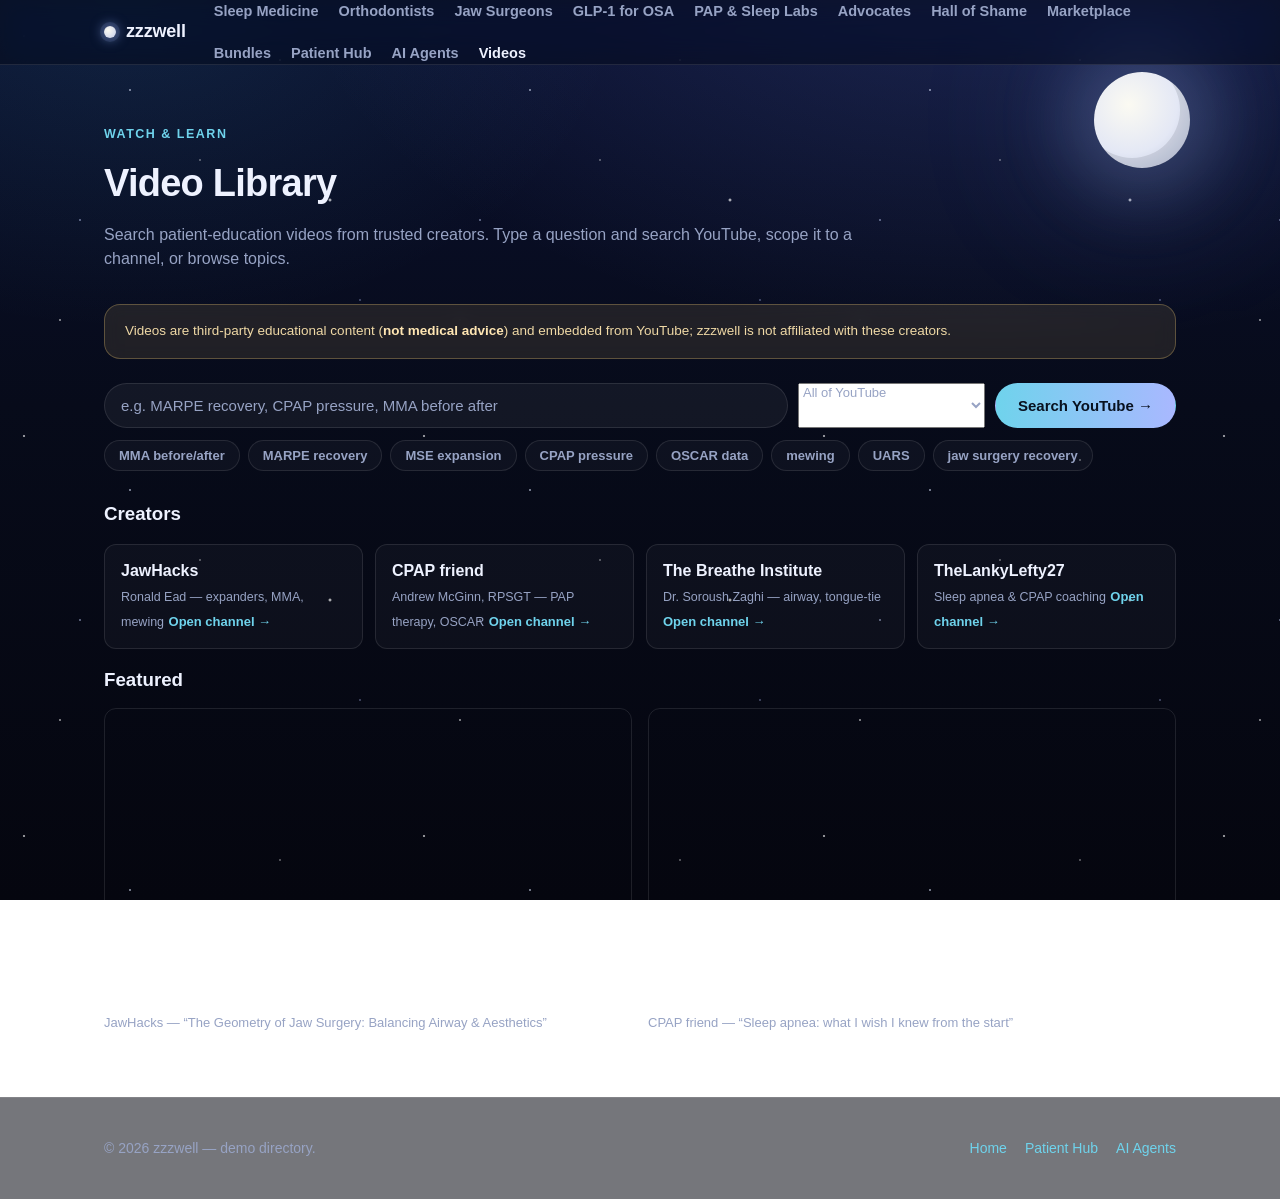
<file: videos.html>
<!DOCTYPE html>
<html lang="en">
<head>
<meta charset="UTF-8">
<meta name="viewport" content="width=device-width, initial-scale=1.0">
<title>Video Library — zzzwell</title>
<link rel="stylesheet" href="assets/styles.css">
</head>
<body>
<header class="nav">
  <div class="wrap nav-inner">
    <a class="brand" href="index.html"><span class="dot"></span> zzzwell</a>
    <nav class="nav-links">
      <a href="sleep.html">Sleep Medicine</a>
      <a href="orthodontists.html">Orthodontists</a>
      <a href="omfs.html">Jaw Surgeons</a>
      <a href="glp1.html">GLP-1 for OSA</a>
      <a href="pap-labs.html">PAP &amp; Sleep Labs</a>
      <a href="advocates.html">Advocates</a>
      <a href="hall-of-shame.html">Hall of Shame</a>
      <a href="marketplace.html">Marketplace</a>
      <a href="bundles.html">Bundles</a>
      <a href="patient.html">Patient Hub</a>
      <a href="agents.html">AI Agents</a>
      <a href="videos.html" class="active">Videos</a>
    </nav>
  </div>
</header>

<main class="wrap">
  <section class="section-head">
    <span class="eyebrow">Watch &amp; learn</span>
    <h2>Video Library</h2>
    <p>Search patient-education videos from trusted creators. Type a question and search YouTube, scope it to a channel, or browse topics.</p>
  </section>

  <div class="disclaimer">
    Videos are third-party educational content (<strong>not medical advice</strong>) and embedded from YouTube; zzzwell is not affiliated with these creators.
  </div>

  <div class="row-input">
    <input id="vq" placeholder="e.g. MARPE recovery, CPAP pressure, MMA before after">
    <select id="vscope" class="field" style="max-width:220px"></select>
    <button class="btn btn-primary" id="vsearch">Search YouTube →</button>
  </div>
  <div class="filters" id="vtopics" style="margin-top:12px"></div>

  <h3 style="margin:28px 0 0;color:var(--ink)">Creators</h3>
  <div class="creator-row" id="creators"></div>

  <h3 style="margin:16px 0 0;color:var(--ink)">Featured</h3>
  <div class="vid-grid" id="featured" style="margin-bottom:64px"></div>
</main>

<footer>
  <div class="wrap foot-inner">
    <div>© <span id="yr"></span> zzzwell — demo directory.</div>
    <div class="foot-links"><a href="index.html">Home</a><a href="patient.html">Patient Hub</a><a href="agents.html">AI Agents</a></div>
  </div>
</footer>

<script>
document.getElementById('yr').textContent=new Date().getFullYear();
(async function(){
  let d;
  try { d = await (await fetch('data/videos.json')).json(); }
  catch(e){ document.getElementById('creators').innerHTML='<div class="empty">Serve over http to load videos.</div>'; return; }

  const vq=document.getElementById('vq'), vscope=document.getElementById('vscope');
  vscope.innerHTML='<option value="">All of YouTube</option>'+d.creators.map(c=>`<option value="${c.handle||c.name}">Scope: ${c.name}</option>`).join('');
  function ytSearch(){
    const term=(vq.value.trim()||'sleep apnea airway');
    const scope=vscope.value?(' '+vscope.value):'';
    window.open('https://www.youtube.com/results?search_query='+encodeURIComponent(term+scope),'_blank','noopener');
  }
  document.getElementById('vsearch').onclick=ytSearch;
  vq.addEventListener('keydown',e=>{if(e.key==='Enter')ytSearch();});

  document.getElementById('vtopics').innerHTML=d.topics.map(t=>`<button class="chip" data-t="${t}">${t}</button>`).join('');
  document.getElementById('vtopics').addEventListener('click',e=>{const b=e.target.closest('.chip');if(!b)return;vq.value=b.dataset.t;ytSearch();});

  document.getElementById('creators').innerHTML=d.creators.map(c=>`
    <div class="creator"><b>${c.name}</b><span>${c.who}</span>
    <a href="${c.url}" target="_blank" rel="noopener">Open channel →</a></div>`).join('');

  document.getElementById('featured').innerHTML=d.featured.map(v=>`
    <div><div class="vid"><iframe src="https://www.youtube-nocookie.com/embed/${v.id}" title="${v.by}" loading="lazy" allowfullscreen></iframe></div>
    <div class="vid-cap">${v.by} — “${v.title}”</div></div>`).join('');
})();
</script>
</body>
</html>
</file>
<file: assets/styles.css>
:root {
  /* Moonlit-sky palette, Perplexity-clean structure */
  --bg: #070b1a;
  --bg-soft: rgba(255,255,255,.035);
  --bg-card: rgba(18,26,48,.55);
  --ink: #eef2ff;
  --ink-soft: #97a3c4;
  --line: rgba(255,255,255,.10);
  --line-strong: rgba(255,255,255,.18);
  --brand: #6fd3ec;          /* moonlight cyan */
  --brand-2: #a9b8ff;        /* periwinkle starlight */
  --brand-dark: #2a93b0;
  --cash: #62e0b0;
  --cash-soft: rgba(98,224,176,.12);
  --warn-soft: rgba(255,210,120,.10);
  --radius: 16px;
  --shadow: 0 1px 0 rgba(255,255,255,.04) inset, 0 10px 30px rgba(0,0,0,.35);
  --maxw: 1120px;
  --font: -apple-system, BlinkMacSystemFont, "Segoe UI", Roboto, Helvetica, Arial, sans-serif;
}

* { box-sizing: border-box; }
html { scroll-behavior: smooth; }
body {
  margin: 0;
  font-family: var(--font);
  color: var(--ink);
  background:
    radial-gradient(1200px 700px at 78% -8%, rgba(120,150,255,.18), transparent 60%),
    radial-gradient(900px 600px at 10% 0%, rgba(80,200,230,.10), transparent 55%),
    linear-gradient(180deg, #0a1030 0%, #070b1a 45%, #05060f 100%);
  background-attachment: fixed;
  line-height: 1.55;
  -webkit-font-smoothing: antialiased;
  min-height: 100vh;
}

/* ---------- starfield + moon (no markup needed) ---------- */
body::before {
  content: ""; position: fixed; inset: 0; z-index: -2; pointer-events: none;
  background-image:
    radial-gradient(1.6px 1.6px at 24px 36px, #ffffff, rgba(255,255,255,0)),
    radial-gradient(1.4px 1.4px at 130px 90px, #dfe7ff, rgba(255,255,255,0)),
    radial-gradient(1px 1px at 200px 160px, #ffffff, rgba(255,255,255,0)),
    radial-gradient(1.2px 1.2px at 80px 220px, #c9d4ff, rgba(255,255,255,0)),
    radial-gradient(1px 1px at 280px 60px, #ffffff, rgba(255,255,255,0)),
    radial-gradient(2px 2px at 330px 200px, #ffffff, rgba(255,255,255,0)),
    radial-gradient(1px 1px at 360px 300px, #b9c6ff, rgba(255,255,255,0)),
    radial-gradient(1.3px 1.3px at 60px 320px, #ffffff, rgba(255,255,255,0));
  background-repeat: repeat;
  background-size: 400px 400px;
  animation: twinkle 7s ease-in-out infinite alternate;
}
body::after {
  content: ""; position: fixed; top: 72px; right: 7%; z-index: -1; pointer-events: none;
  width: 96px; height: 96px; border-radius: 50%;
  background: radial-gradient(circle at 36% 34%, #fbfaf2 0%, #e4e8f5 55%, #b7c0db 100%);
  box-shadow:
    0 0 70px 26px rgba(170,195,255,.22),
    0 0 140px 60px rgba(120,150,255,.10),
    inset -10px -10px 0 rgba(8,12,28,.10);
}
@keyframes twinkle { from { opacity: .55; } to { opacity: 1; } }
@media (max-width: 600px) { body::after { width: 64px; height: 64px; top: 60px; } }

a { color: var(--brand); text-decoration: none; }
a:hover { color: #9be6f7; text-decoration: none; }
.wrap { max-width: var(--maxw); margin: 0 auto; padding: 0 24px; }

/* ---------- nav ---------- */
header.nav {
  position: sticky; top: 0; z-index: 50;
  background: rgba(8,12,26,.62);
  backdrop-filter: saturate(150%) blur(14px);
  -webkit-backdrop-filter: saturate(150%) blur(14px);
  border-bottom: 1px solid var(--line);
}
.nav-inner { display: flex; align-items: center; gap: 28px; height: 64px; }
.brand { display: flex; align-items: center; gap: 10px; font-weight: 800; font-size: 18px; color: var(--ink); letter-spacing: -.01em; }
.brand .dot {
  width: 12px; height: 12px; border-radius: 50%;
  background: radial-gradient(circle at 35% 35%, #fbfaf2, #c4cdec);
  box-shadow: 0 0 0 4px rgba(160,185,255,.12), 0 0 12px 2px rgba(150,180,255,.5);
}
.nav-links { display: flex; gap: 20px; margin-left: auto; flex-wrap: wrap; }
.nav-links a { color: var(--ink-soft); font-weight: 600; font-size: 14.5px; }
.nav-links a:hover, .nav-links a.active { color: var(--ink); }

/* ---------- hero ---------- */
.hero { background: transparent; border-bottom: 1px solid var(--line); }
.hero-inner { padding: 92px 0 76px; text-align: center; }
.hero h1 { font-size: clamp(34px, 5vw, 58px); line-height: 1.04; letter-spacing: -.025em; margin: 0 0 18px; }
.hero h1 .accent { background: linear-gradient(90deg, var(--brand), var(--brand-2)); -webkit-background-clip: text; background-clip: text; color: transparent; }
.hero p.lead { font-size: clamp(17px, 2vw, 21px); color: var(--ink-soft); max-width: 680px; margin: 0 auto 30px; }
.cta-row { display: flex; gap: 14px; justify-content: center; flex-wrap: wrap; }
.btn { display: inline-flex; align-items: center; gap: 8px; font-weight: 700; font-size: 15px; padding: 13px 22px; border-radius: 999px; border: 1px solid transparent; cursor: pointer; transition: transform .12s ease, background .15s ease, border-color .15s ease; }
.btn:hover { transform: translateY(-1px); }
.btn-primary { background: linear-gradient(90deg, var(--brand), var(--brand-2)); color: #08111f; }
.btn-primary:hover { color: #08111f; filter: brightness(1.06); }
.btn-ghost { background: rgba(255,255,255,.04); color: var(--ink); border-color: var(--line-strong); }
.btn-ghost:hover { border-color: var(--brand); color: var(--brand); }

/* ---------- value props ---------- */
.props { padding: 64px 0; }
.props-grid { display: grid; grid-template-columns: repeat(3, 1fr); gap: 24px; }
.prop { background: var(--bg-card); border: 1px solid var(--line); border-radius: var(--radius); padding: 26px; box-shadow: var(--shadow); backdrop-filter: blur(8px); }
.prop h3 { margin: 0 0 8px; font-size: 18px; color: var(--ink); }
.prop p { margin: 0; color: var(--ink-soft); font-size: 15px; }
.prop .ic { font-size: 22px; }

/* ---------- section heads ---------- */
.section-head { padding: 56px 0 8px; }
.section-head .eyebrow { color: var(--brand); font-weight: 800; letter-spacing: .12em; text-transform: uppercase; font-size: 12.5px; }
.section-head h2 { font-size: clamp(26px, 3.5vw, 38px); margin: 8px 0 10px; letter-spacing: -.02em; color: var(--ink); }
.section-head p { color: var(--ink-soft); max-width: 760px; margin: 0; }

.toolbar { display: flex; gap: 12px; align-items: center; flex-wrap: wrap; margin: 24px 0; }
.search { flex: 1 1 280px; display: flex; align-items: center; gap: 8px; background: rgba(255,255,255,.05); border: 1px solid var(--line); border-radius: 999px; padding: 10px 16px; }
.search:focus-within { border-color: var(--brand); }
.search input { border: 0; outline: 0; font-size: 15px; width: 100%; font-family: var(--font); background: transparent; color: var(--ink); }
.search input::placeholder { color: var(--ink-soft); }
.filters { display: flex; gap: 8px; flex-wrap: wrap; }
.chip { font-size: 13px; font-weight: 600; padding: 7px 14px; border-radius: 999px; border: 1px solid var(--line); background: rgba(255,255,255,.03); color: var(--ink-soft); cursor: pointer; transition: all .14s ease; }
.chip:hover { border-color: var(--line-strong); color: var(--ink); }
.chip.active { background: linear-gradient(90deg, var(--brand), var(--brand-2)); color: #08111f; border-color: transparent; }
.count { color: var(--ink-soft); font-size: 14px; margin-left: auto; }

/* ---------- cards ---------- */
.grid { display: grid; grid-template-columns: repeat(3, 1fr); gap: 20px; padding-bottom: 72px; }
.card { background: var(--bg-card); border: 1px solid var(--line); border-radius: var(--radius); padding: 22px; box-shadow: var(--shadow); display: flex; flex-direction: column; gap: 12px; backdrop-filter: blur(8px); transition: transform .14s ease, border-color .14s ease; }
a.card:hover { transform: translateY(-2px); border-color: var(--line-strong); }
.card .top { display: flex; justify-content: space-between; align-items: flex-start; gap: 10px; }
.card h3 { margin: 0; font-size: 18px; letter-spacing: -.01em; color: var(--ink); }
.card .creds { color: var(--ink-soft); font-size: 13px; font-weight: 600; }
.card .org { color: var(--ink); font-size: 14px; font-weight: 600; }
.card .loc { color: var(--ink-soft); font-size: 14px; }
.card .note { color: var(--ink-soft); font-size: 13.5px; }
.tags { display: flex; gap: 6px; flex-wrap: wrap; }
.tag { font-size: 12px; font-weight: 600; padding: 4px 10px; border-radius: 999px; background: rgba(255,255,255,.05); color: var(--brand-2); border: 1px solid var(--line); }
.badge { font-size: 11.5px; font-weight: 800; padding: 4px 10px; border-radius: 999px; text-transform: uppercase; letter-spacing: .03em; }
.badge.cash { background: var(--cash-soft); color: var(--cash); border: 1px solid rgba(98,224,176,.25); }
.badge.ins { background: rgba(111,211,236,.12); color: var(--brand); border: 1px solid rgba(111,211,236,.25); }
.badge.cms { background: rgba(255,255,255,.06); color: var(--ink-soft); border: 1px solid var(--line); }
.badge.community { background: rgba(169,184,255,.12); color: var(--brand-2); border: 1px solid rgba(169,184,255,.25); }
.badge.goat { background: rgba(255,214,120,.13); color: #ffd778; border: 1px solid rgba(255,214,120,.3); }
.badge.shame { background: rgba(255,120,110,.13); color: #ff9b92; border: 1px solid rgba(255,120,110,.3); }
.badge.rx { background: rgba(111,211,236,.12); color: var(--brand); border: 1px solid rgba(111,211,236,.25); }
.badge.otc { background: var(--cash-soft); color: var(--cash); border: 1px solid rgba(98,224,176,.25); }
.badge.research { background: rgba(255,214,120,.13); color: #ffd778; border: 1px solid rgba(255,214,120,.3); }
.badge.gray { background: rgba(255,120,110,.13); color: #ff9b92; border: 1px solid rgba(255,120,110,.3); }
.badges { display: flex; flex-direction: column; gap: 6px; align-items: flex-end; }
.price { font-weight: 800; font-size: 15px; color: var(--ink); }
.card .actions { display: flex; gap: 10px; margin-top: auto; padding-top: 6px; border-top: 1px solid var(--line); }
.card .actions a { font-size: 13px; font-weight: 700; display: inline-flex; align-items: center; gap: 5px; }
.payment { font-size: 13px; font-weight: 700; color: var(--cash); }

/* ---------- disclaimer ---------- */
.disclaimer { background: var(--warn-soft); border: 1px solid rgba(255,210,120,.28); border-radius: var(--radius); padding: 16px 20px; margin: 24px 0; font-size: 13.5px; color: #f0d9a6; backdrop-filter: blur(8px); }
.disclaimer strong { color: #ffe6b3; }

/* ---------- footer ---------- */
footer { background: rgba(5,7,16,.55); border-top: 1px solid var(--line); padding: 40px 0; color: var(--ink-soft); font-size: 14px; backdrop-filter: blur(8px); }
.foot-inner { display: flex; justify-content: space-between; gap: 20px; flex-wrap: wrap; }
.foot-links { display: flex; gap: 18px; flex-wrap: wrap; }

.empty { text-align: center; color: var(--ink-soft); padding: 48px 0; grid-column: 1 / -1; }

/* ---------- anchor selector ---------- */
.anchor-pills { display: flex; gap: 10px; flex-wrap: wrap; margin: 18px 0 8px; }

/* ---------- Amazon-style "frequently bundled together" ---------- */
.fbt { background: var(--bg-card); border: 1px solid var(--line); border-radius: var(--radius); padding: 22px; box-shadow: var(--shadow); backdrop-filter: blur(8px); }
.fbt-row { display: flex; align-items: stretch; gap: 8px; flex-wrap: wrap; }
.fbt-item { flex: 1 1 200px; min-width: 200px; background: rgba(255,255,255,.03); border: 1px solid var(--line); border-radius: 12px; padding: 14px; display: flex; flex-direction: column; gap: 8px; position: relative; }
.fbt-item .pick { display: flex; align-items: center; gap: 8px; font-size: 13px; color: var(--ink-soft); }
.fbt-item .pick input { width: 16px; height: 16px; accent-color: var(--brand); }
.fbt-item .role { font-size: 12px; font-weight: 700; color: var(--brand); text-transform: uppercase; letter-spacing: .04em; }
.fbt-item h4 { margin: 0; font-size: 15px; color: var(--ink); }
.fbt-item .meta { font-size: 12.5px; color: var(--ink-soft); }
.fbt-item .p { font-weight: 800; color: var(--ink); }
.fbt-plus { display: flex; align-items: center; font-size: 26px; color: var(--ink-soft); font-weight: 300; }
.fbt-summary { display: flex; align-items: center; justify-content: space-between; gap: 16px; margin-top: 18px; padding-top: 18px; border-top: 1px solid var(--line); flex-wrap: wrap; }
.fbt-total { font-size: 15px; color: var(--ink-soft); }
.fbt-total b { font-size: 24px; color: var(--ink); display: block; }
.fbt-save { color: var(--cash); font-weight: 700; font-size: 13px; }

/* ---------- Netflix-style carousels ---------- */
.rail { margin: 30px 0; }
.rail h3 { font-size: 18px; margin: 0 0 12px; color: var(--ink); letter-spacing: -.01em; }
.rail-track { display: flex; gap: 14px; overflow-x: auto; padding: 4px 4px 14px; scroll-snap-type: x mandatory; scrollbar-width: thin; }
.rail-track::-webkit-scrollbar { height: 8px; }
.rail-track::-webkit-scrollbar-thumb { background: var(--line-strong); border-radius: 999px; }
.rail-card { scroll-snap-align: start; flex: 0 0 230px; background: var(--bg-card); border: 1px solid var(--line); border-radius: 14px; padding: 16px; backdrop-filter: blur(8px); transition: transform .14s ease, border-color .14s ease; }
.rail-card:hover { transform: translateY(-3px) scale(1.01); border-color: var(--brand); }
.rail-card .role { font-size: 11.5px; font-weight: 700; color: var(--brand); text-transform: uppercase; letter-spacing: .04em; }
.rail-card h4 { margin: 6px 0 4px; font-size: 16px; color: var(--ink); }
.rail-card .meta { font-size: 12.5px; color: var(--ink-soft); }
.rail-card .p { margin-top: 8px; font-weight: 800; color: var(--ink); }

/* ---------- connect AI agent + data ---------- */
.connect { background: var(--bg-card); border: 1px solid var(--line); border-radius: var(--radius); padding: 26px; box-shadow: var(--shadow); backdrop-filter: blur(8px); margin: 16px 0 64px; }
.connect-grid { display: grid; grid-template-columns: 1fr 1fr; gap: 14px; margin-top: 16px; }
.connect-card { border: 1px solid var(--line); border-radius: 12px; padding: 16px; background: rgba(255,255,255,.03); display: flex; align-items: center; justify-content: space-between; gap: 12px; }
.connect-card .l { display: flex; flex-direction: column; gap: 2px; }
.connect-card .l b { color: var(--ink); }
.connect-card .l span { font-size: 12.5px; color: var(--ink-soft); }
.connect-card .status { font-size: 12px; font-weight: 700; color: var(--ink-soft); }
.connect-card.on { border-color: rgba(98,224,176,.4); }
.connect-card.on .status { color: var(--cash); }
@media (max-width: 700px) { .connect-grid { grid-template-columns: 1fr; } }

/* ---------- patient hub ---------- */
.module { background: var(--bg-card); border: 1px solid var(--line); border-radius: var(--radius); padding: 24px; box-shadow: var(--shadow); backdrop-filter: blur(8px); margin: 18px 0; }
.module h3 { margin: 0 0 4px; font-size: 20px; color: var(--ink); letter-spacing: -.01em; }
.module .sub { color: var(--ink-soft); font-size: 14px; margin: 0 0 16px; }
.field { display: flex; flex-direction: column; gap: 6px; font-size: 13px; color: var(--ink-soft); }
.field input, .field textarea, .field select { padding: 11px 14px; border: 1px solid var(--line); border-radius: 10px; font-size: 15px; font-family: var(--font); }
.form-row { display: grid; grid-template-columns: 1fr 1fr; gap: 12px; }
.log-list { display: flex; flex-direction: column; gap: 10px; margin-top: 16px; }
.log-item { display: flex; justify-content: space-between; gap: 12px; align-items: flex-start; border: 1px solid var(--line); border-radius: 12px; padding: 12px 14px; background: rgba(255,255,255,.03); }
.log-item .meta { font-size: 12.5px; color: var(--ink-soft); }
.log-item .x { color: var(--ink-soft); cursor: pointer; font-weight: 700; background: none; border: 0; font-size: 16px; }
.sev { font-weight: 800; padding: 3px 11px; border-radius: 999px; font-size: 12px; white-space: nowrap; }
.chat { display: flex; flex-direction: column; gap: 10px; max-height: 360px; overflow-y: auto; padding: 6px; }
.msg { padding: 10px 14px; border-radius: 14px; max-width: 82%; font-size: 14px; line-height: 1.5; }
.msg.user { align-self: flex-end; background: linear-gradient(90deg, var(--brand), var(--brand-2)); color: #08111f; font-weight: 600; }
.msg.ai { align-self: flex-start; background: rgba(255,255,255,.05); border: 1px solid var(--line); color: var(--ink); }
.row-input { display: flex; gap: 10px; margin-top: 12px; }
.row-input input { flex: 1; padding: 12px 16px; border: 1px solid var(--line); border-radius: 999px; font-size: 15px; }
.locked { text-align: center; padding: 28px 20px; border: 1px dashed var(--line-strong); border-radius: 12px; }
.locked .price { font-size: 34px; display: block; margin: 6px 0; }
.pill-on { display: inline-flex; align-items: center; gap: 6px; font-size: 13px; font-weight: 700; color: var(--cash); }
.queue { margin-top: 14px; padding: 14px 16px; border: 1px solid rgba(98,224,176,.4); border-radius: 12px; background: var(--cash-soft); color: var(--ink); font-size: 14px; }
.queue b { color: var(--cash); }
.vid-grid { display: grid; grid-template-columns: 1fr 1fr; gap: 16px; margin-top: 14px; }
.vid { position: relative; padding-top: 56.25%; border-radius: 12px; overflow: hidden; border: 1px solid var(--line); }
.vid iframe { position: absolute; inset: 0; width: 100%; height: 100%; border: 0; }
.vid-cap { font-size: 13px; color: var(--ink-soft); margin-top: 6px; }
.creator-row { display: flex; gap: 12px; flex-wrap: wrap; margin: 16px 0; }
.creator { border: 1px solid var(--line); border-radius: 12px; padding: 14px 16px; background: rgba(255,255,255,.03); min-width: 200px; flex: 1 1 200px; }
.creator b { color: var(--ink); display: block; }
.creator span { font-size: 12.5px; color: var(--ink-soft); }
.creator a { font-size: 13px; font-weight: 700; }
@media (max-width: 700px) { .vid-grid { grid-template-columns: 1fr; } }

/* form inputs inherit dark theme */
input, textarea { background: rgba(255,255,255,.05); color: var(--ink); border-color: var(--line) !important; }
input::placeholder, textarea::placeholder { color: var(--ink-soft); }

@media (max-width: 880px) {
  .props-grid, .grid { grid-template-columns: 1fr 1fr; }
}
@media (max-width: 600px) {
  .props-grid, .grid { grid-template-columns: 1fr; }
  .nav-links { display: none; }
}
@media (prefers-reduced-motion: reduce) {
  body::before { animation: none; }
  .btn:hover, a.card:hover { transform: none; }
}
</file>
